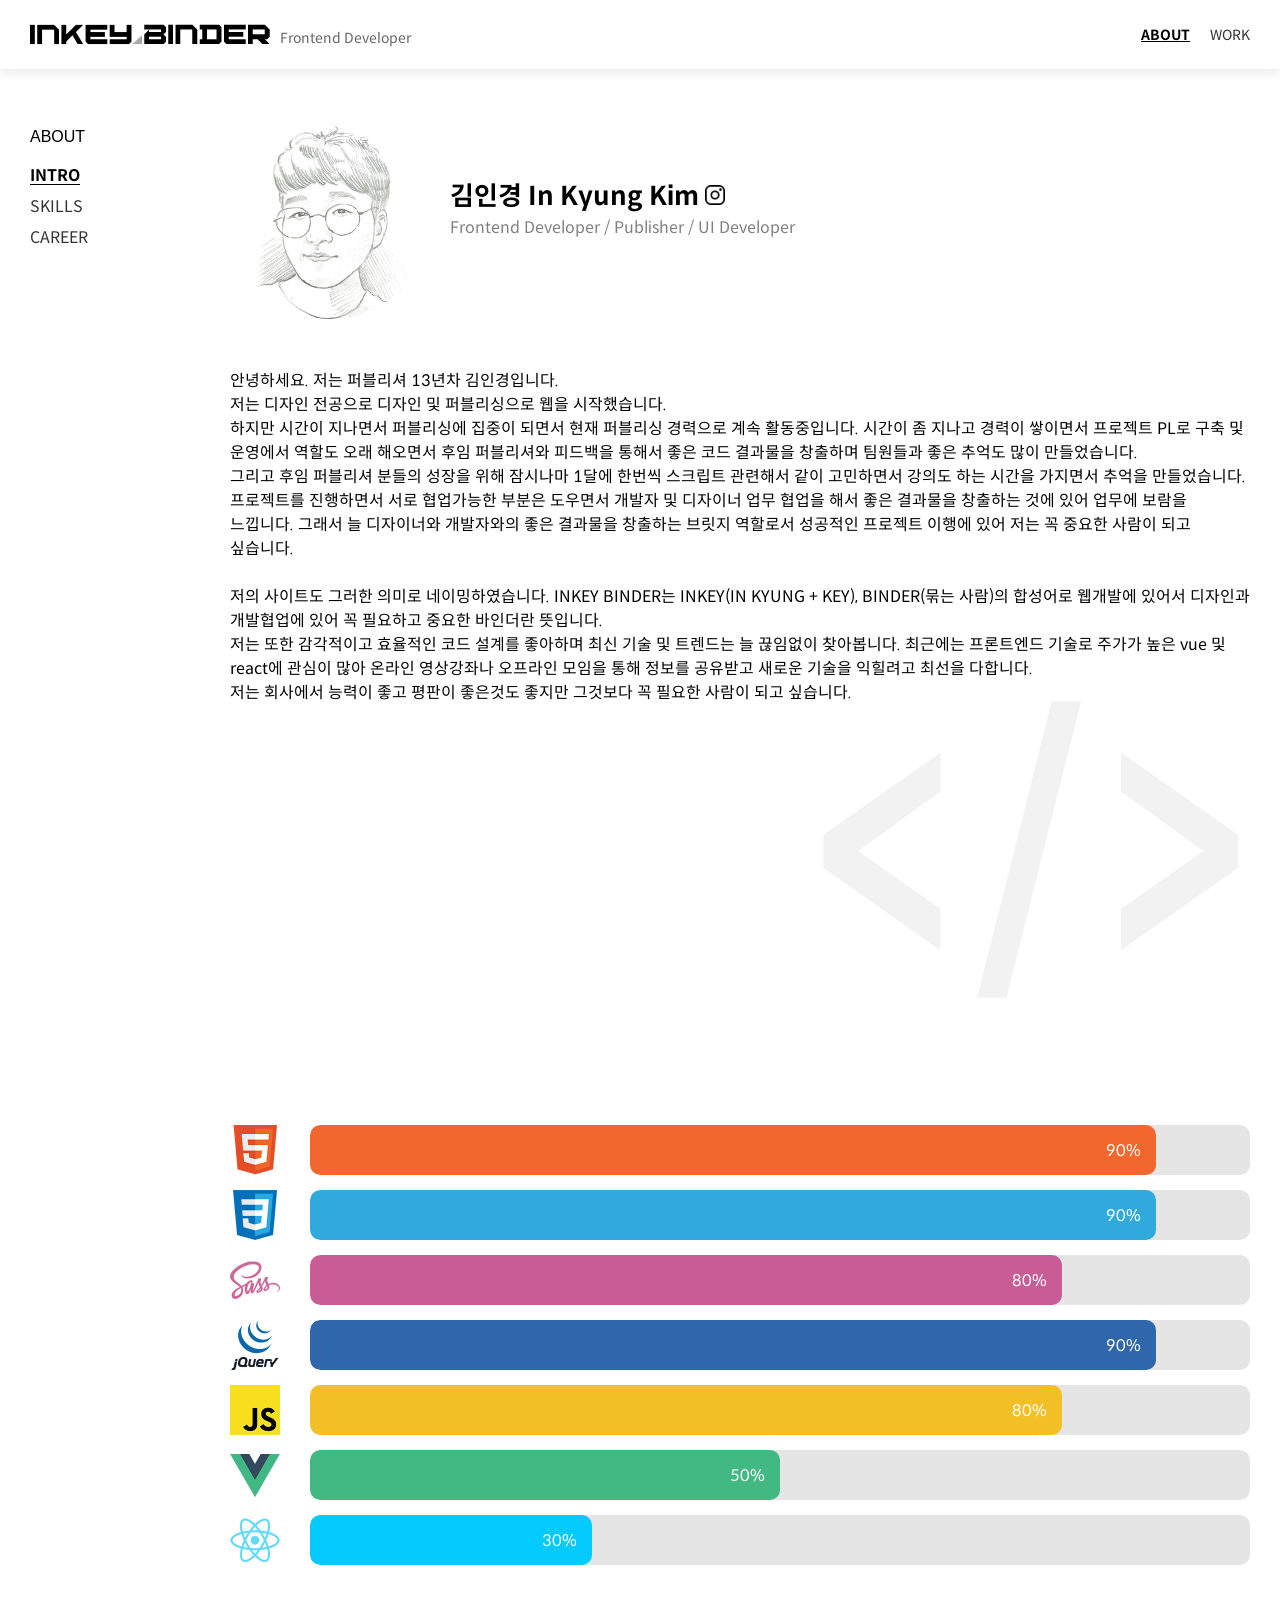
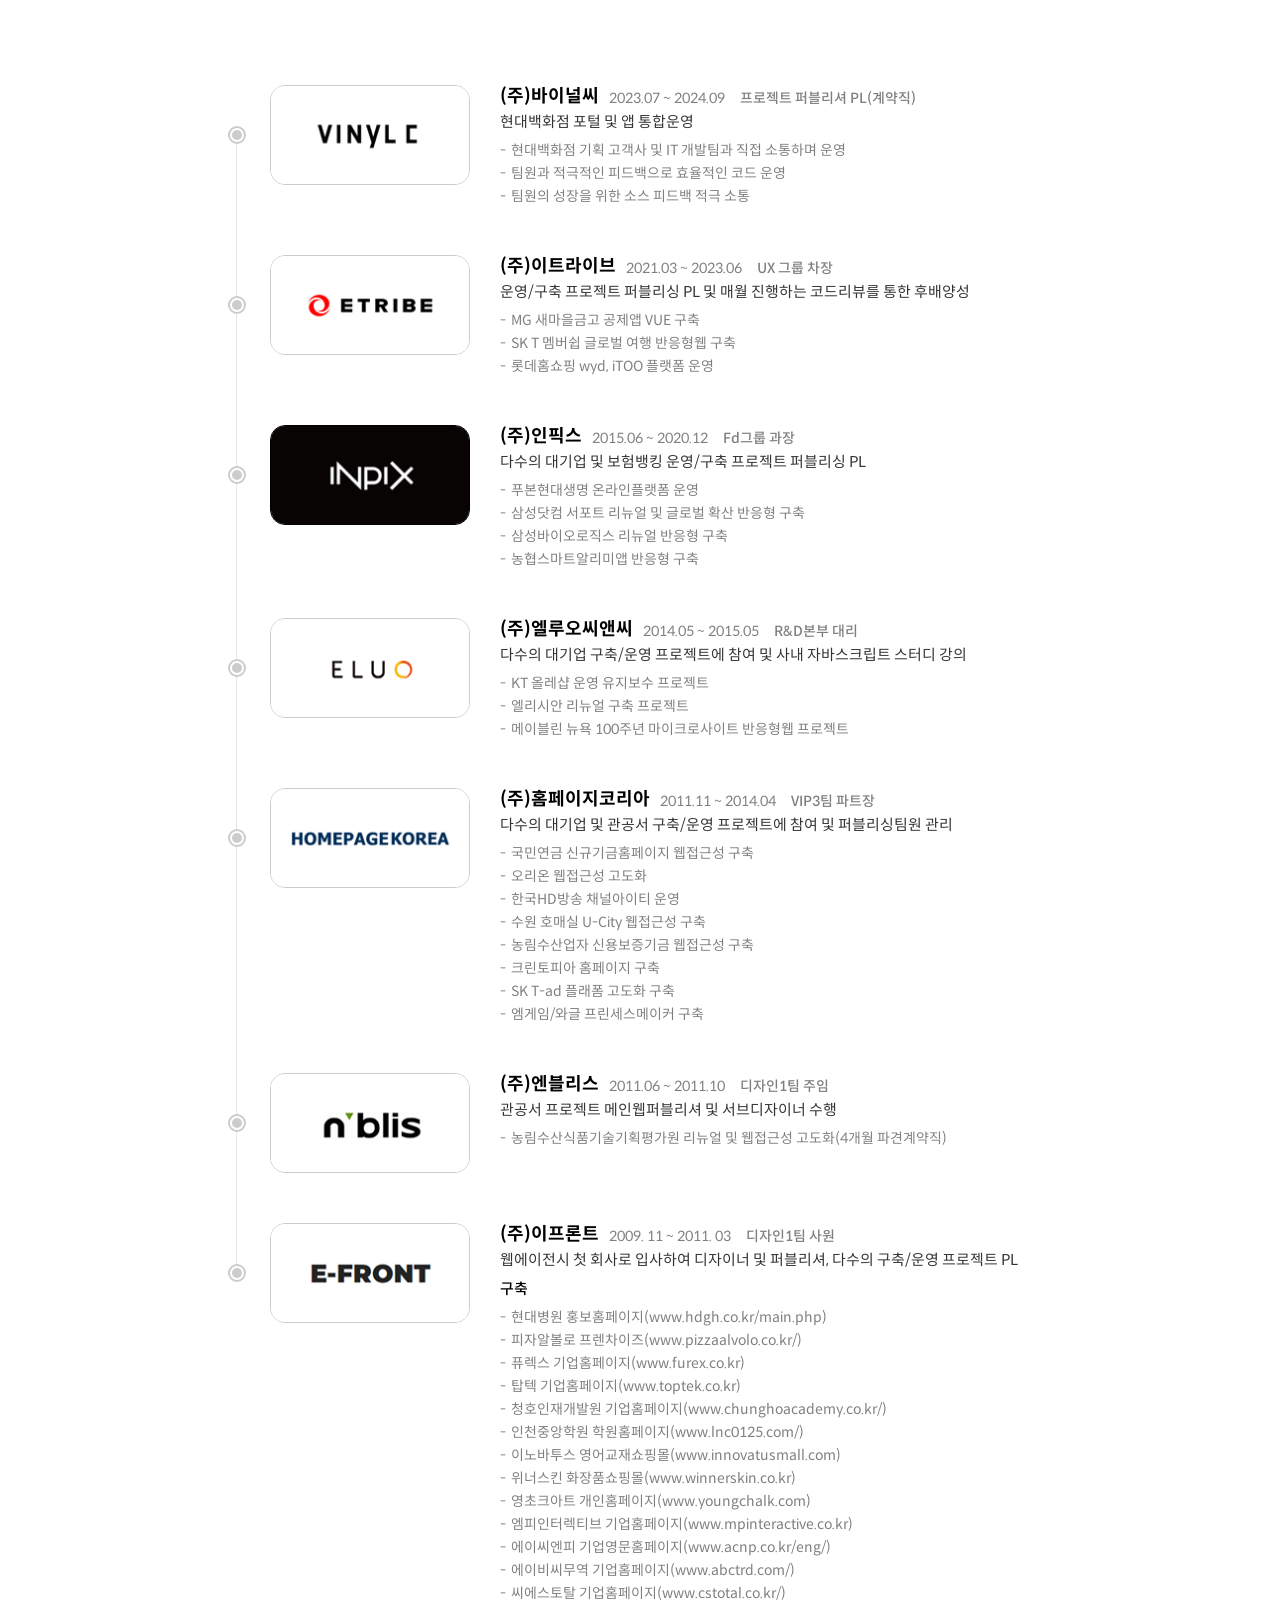
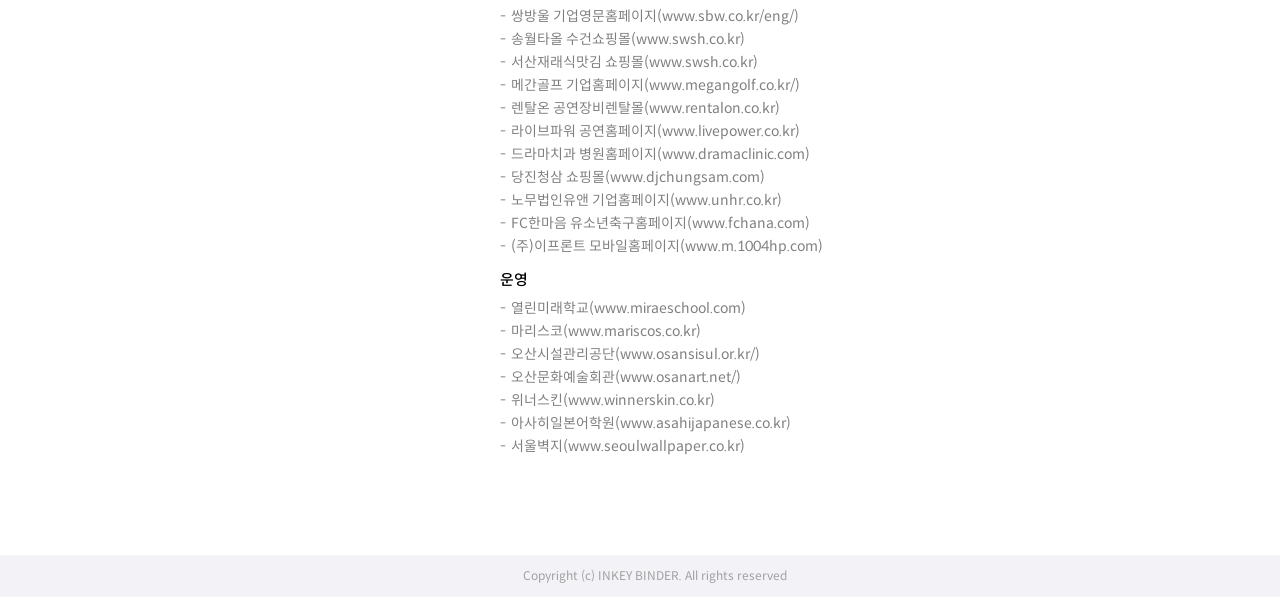
<file: index.html>
<!DOCTYPE html>
<html lang="en">
<head>
    <meta charset="UTF-8">
    <meta http-equiv="X-UA-Compatible" content="IE=edge">
    <meta name="viewport" content="width=1440" />
    <link href="./assets/css/style.css" rel="stylesheet">
    <title>INKEY BINDER</title>
</head>
<body>
    <div id="app" class="page-wrap">
        <header class="header-wrap">
            <div class="header-inner">
                <h1 class="toplogo"><a href="#" class="toplogo-link"><img src="./assets/images/toplogo2.png" alt="INKEY BINDER"><span class="toplogo-text">Frontend Developer</span></a></h1>
                <div class="header-main-cols">
                    <nav class="nav-wrap">
                        <ul class="nav-list">
                            <li><a href="index.html" class="nav-item active">ABOUT</a></li>
                            <li><a href="work.html" class="nav-item">WORK</a></li>
                            <!-- <li><a href="#" class="nav-item">STUDY</a></li> -->
                        </ul>
                    </nav>
                    <!-- <div class="util-item-wrap">
                        <ul class="util-item-list">
                            <li><span class="util-item"><img src="./assets/images/react_logo.svg" alt="v"></span></li>
                        </ul>
                    </div> -->
                </div>
            </div>
        </header>
        <section class="middle-wrap">
            <div class="middle-templete">
                <div class="middle-left-cols">
                    <div class="middle-left-item">
                        <h2 class="middle-left-title">ABOUT</h2>
                        <ul class="middle-menu-list">
                            <li><a href="#goItem01" class="middle-menu active">INTRO</a></li>
                            <li><a href="#goItem02" class="middle-menu">SKILLS</a></li>
                            <li><a href="#goItem03" class="middle-menu">CAREER</a></li>
                        </ul>
                    </div>
                </div>
                <div class="middle-right-cols">
                    <div class="middle-right-content">
                        <!-- Intro -->
                        <div class="middle-item profile-wrap" id="goItem01">
                            <div class="profile-main-row">
                                <div class="profile-item">
                                    <div class="profile-thum-cols"><img src="./assets/images/profile_pencil.jpg" alt=""></div>
                                    <div class="profile-spec-cols">
                                        <p class="profile-main-name">
                                            <span class="profile-main-kor">김인경</span>
                                            <span class="profile-main-eng">In Kyung Kim</span> 
                                            <a href="https://www.instagram.com/invites/contact/?i=3dakqjwlsfo0&utm_content=6kmmqbd" target="_blank" class="profile-icon icon-insta"></a>
                                        </p>
                                        <p class="profile-main-unit">Frontend Developer / Publisher / UI Developer</p>
                                        <ul class="profile-else-list">
                                            <!-- <a href="#" target="_blank" class="profile-icon icon-notion"></a> -->
                                        </ul>
                                    </div>
                                </div>
                            </div>
                            <div class="profile-detail-row">
                                안녕하세요. 저는 퍼블리셔 13년차 김인경입니다.<br>저는 디자인 전공으로 디자인 및 퍼블리싱으로 웹을 시작했습니다. <br>하지만 시간이 지나면서 퍼블리싱에 집중이 되면서 현재 퍼블리싱 경력으로 계속 활동중입니다. 
                                시간이 좀 지나고 경력이 쌓이면서 프로젝트 PL로 구축 및 운영에서 역할도 오래 해오면서 후임 퍼블리셔와 피드백을 통해서 좋은 코드 결과물을 창출하며 팀원들과 좋은 추억도 많이 만들었습니다.<br>
                                그리고 후임 퍼블리셔 분들의 성장을 위해 잠시나마 1달에 한번씩 스크립트 관련해서 같이 고민하면서 강의도 하는 시간을 가지면서 추억을 만들었습니다.
                                프로젝트를 진행하면서 서로 협업가능한 부분은 도우면서 개발자 및 디자이너 업무 협업을 해서 좋은 결과물을 창출하는 것에 있어 업무에 보람을 느낍니다.
                                그래서 늘 디자이너와 개발자와의 좋은 결과물을 창출하는 브릿지 역할로서 성공적인 프로젝트 이행에 있어 저는 꼭 중요한 사람이 되고 싶습니다.<br><br>저의 사이트도 그러한 의미로 네이밍하였습니다.
                                INKEY BINDER는 INKEY(IN KYUNG + KEY), BINDER(묶는 사람)의 합성어로 웹개발에 있어서 디자인과 개발협업에 있어 꼭 필요하고 중요한 바인더란 뜻입니다.<br>
                                저는 또한 감각적이고 효율적인 코드 설계를 좋아하며 최신 기술 및 트렌드는 늘 끊임없이 찾아봅니다. 최근에는 프론트엔드 기술로 주가가 높은 vue 및 react에 관심이 많아 온라인 영상강좌나 오프라인 모임을 통해 정보를 공유받고 새로운 기술을 익힐려고 최선을 다합니다.<br>
                                저는 회사에서 능력이 좋고 평판이 좋은것도 좋지만 그것보다 꼭 필요한 사람이 되고 싶습니다. 
                            </div>
                            <div class="design-obj-wrap">
                                <span class="design-obj">&lt;/&gt;</span>
                            </div>
                        </div>
                        <!-- //Intro -->
                        <!-- SKILLS -->
                        <div class="middle-item skills-wrap" id="goItem02">
                            <div class="skill-data-table">
                                <div class="skill-data-tr">
                                    <div class="skill-data-th">
                                        <div class="skill-label-group">
                                            <i class="skill-ico html-ico"></i>
                                            <!-- <span class="skill-data-label">HTML5</span> -->
                                        </div>
                                    </div>
                                    <div class="skill-data-td">
                                        <div class="data-chart-item html-item">
                                            <div class="data-chart-current" style="width:90%">
                                                <span class="data-chart-current-text">90%</span>
                                            </div>
                                        </div>
                                    </div>
                                </div>
                                <div class="skill-data-tr">
                                    <div class="skill-data-th">
                                        <div class="skill-label-group">
                                            <i class="skill-ico css-ico"></i>
                                            <!-- <span class="skill-data-label">CSS3</span> -->
                                        </div>
                                    </div>
                                    <div class="skill-data-td">
                                        <div class="data-chart-item css-item">
                                            <div class="data-chart-current" style="width:90%">
                                                <span class="data-chart-current-text">90%</span>
                                            </div>
                                        </div>
                                    </div>
                                </div>
                                <div class="skill-data-tr">
                                    <div class="skill-data-th">
                                        <div class="skill-label-group">
                                            <i class="skill-ico scss-ico"></i>
                                            <!-- <span class="skill-data-label">SCSS</span> -->
                                        </div>
                                    </div>
                                    <div class="skill-data-td">
                                        <div class="data-chart-item scss-item">
                                            <div class="data-chart-current" style="width:80%">
                                                <span class="data-chart-current-text">80%</span>
                                            </div>
                                        </div>
                                    </div>
                                </div>
                                <div class="skill-data-tr">
                                    <div class="skill-data-th">
                                        <div class="skill-label-group">
                                            <i class="skill-ico jquery-ico"></i>
                                            <!-- <span class="skill-data-label">JQUERY</span> -->
                                        </div>
                                    </div>
                                    <div class="skill-data-td">
                                        <div class="data-chart-item jquery-item">
                                            <div class="data-chart-current" style="width:90%;">
                                                <span class="data-chart-current-text">90%</span>
                                            </div>
                                        </div>
                                    </div>
                                </div>
                                <div class="skill-data-tr">
                                    <div class="skill-data-th">
                                        <div class="skill-label-group">
                                            <i class="skill-ico bs-ico"></i>
                                            <!-- <span class="skill-data-label">BANILLA SCRIPT</span> -->
                                        </div>
                                    </div>
                                    <div class="skill-data-td">
                                        <div class="data-chart-item js-item">
                                            <div class="data-chart-current" style="width:80%">
                                                <span class="data-chart-current-text">80%</span>
                                            </div>
                                        </div>
                                    </div>
                                </div>
                                <div class="skill-data-tr">
                                    <div class="skill-data-th">
                                        <div class="skill-label-group">
                                            <i class="skill-ico vue-ico"></i>
                                            <!-- <span class="skill-data-label">VUE</span> -->
                                        </div>
                                    </div>
                                    <div class="skill-data-td">
                                        <div class="data-chart-item vue-item">
                                            <div class="data-chart-current" style="width:50%">
                                                <span class="data-chart-current-text">50%</span>
                                            </div>
                                        </div>
                                    </div>
                                </div>
                                <div class="skill-data-tr">
                                    <div class="skill-data-th">
                                        <div class="skill-label-group">
                                            <i class="skill-ico react-ico"></i>
                                            <!-- <span class="skill-data-label">REACT</span> -->
                                        </div>
                                    </div>
                                    <div class="skill-data-td">
                                        <div class="data-chart-item react-item">
                                            <div class="data-chart-current" style="width:30%">
                                                <span class="data-chart-current-text">30%</span>
                                            </div>
                                        </div>
                                    </div>
                                </div>
                            </div>
                        </div>
                        <!-- // SKILLS -->
                        <!-- CAREER -->
                        <div class="middle-item career-wrap" id="goItem03">
                            <div class="timeline-list-wrap">
                                <ul class="timeline-list">
                                    <li>
                                        <div class="timeline-item">
                                            <div class="timeline-thum-row"><img src="./assets/images/career_vinylc.png" alt="vinylc"></div>
                                            <div class="timeline-spec-row">
                                                <div class="timeline-spec-title-group">
                                                    <p class="timeline-spec-title">(주)바이널씨</p>
                                                    <p class="timeline-spec-while">2023.07 ~ 2024.09</p>
                                                    <p class="timeline-spec-level">프로젝트 퍼블리셔 PL(계약직)</p>
                                                </div>
                                                <div class="timeline-tail-group">
                                                    <p class="timeline-spec-tail">현대백화점 포털 및 앱 통합운영</p>
                                                    <ul class="timeline-project-list">
                                                        <li>현대백화점 기획 고객사 및 IT 개발팀과 직접 소통하며 운영</li>
                                                        <li>팀원과 적극적인 피드백으로 효율적인 코드 운영</li>
                                                        <li>팀원의 성장을 위한 소스 피드백 적극 소통</li>
                                                    </ul>
                                                </div>
                                            </div>
                                        </div>
                                    </li>
                                    <li>
                                        <div class="timeline-item">
                                            <div class="timeline-thum-row"><img src="./assets/images/career_etribe.png" alt="etribe"></div>
                                            <div class="timeline-spec-row">
                                                <div class="timeline-spec-title-group">
                                                    <p class="timeline-spec-title">(주)이트라이브</p>
                                                    <p class="timeline-spec-while">2021.03 ~ 2023.06</p>
                                                    <p class="timeline-spec-level">UX 그룹 차장</p>
                                                </div>
                                                <div class="timeline-tail-group">
                                                    <p class="timeline-spec-tail">운영/구축 프로젝트 퍼블리싱 PL 및 매월 진행하는 코드리뷰를 통한 후배양성</p>
                                                    <ul class="timeline-project-list">
                                                        <li>MG 새마을금고 공제앱 VUE 구축</li>
                                                        <li>SK T 멤버쉽 글로벌 여행 반응형웹 구축</li>
                                                        <li>롯데홈쇼핑 wyd, iTOO 플랫폼 운영</li>
                                                    </ul>
                                                </div>
                                            </div>
                                        </div>
                                    </li>
                                    <li>
                                        <div class="timeline-item">
                                            <div class="timeline-thum-row type2"><img src="./assets/images/career_inpix.png" alt="inpix"></div>
                                            <div class="timeline-spec-row">
                                                <div class="timeline-spec-title-group">
                                                    <p class="timeline-spec-title">(주)인픽스</p>
                                                    <p class="timeline-spec-while">2015.06 ~ 2020.12</p>
                                                    <p class="timeline-spec-level">Fd그룹 과장</p>
                                                </div>
                                                <div class="timeline-tail-group">
                                                    <p class="timeline-spec-tail">다수의 대기업 및 보험뱅킹 운영/구축 프로젝트 퍼블리싱 PL</p>
                                                    <ul class="timeline-project-list">
                                                        <li>푸본현대생명 온라인플랫폼 운영</li>
                                                        <li>삼성닷컴 서포트 리뉴얼 및 글로벌 확산 반응형 구축</li>
                                                        <li>삼성바이오로직스 리뉴얼 반응형 구축</li>
                                                        <li>농협스마트알리미앱 반응형 구축</li>
                                                    </ul>
                                                </div>
                                            </div>
                                        </div>
                                    </li>
                                    <li>
                                        <div class="timeline-item">
                                            <div class="timeline-thum-row"><img src="./assets/images/career_eluo.png" alt="eluo"></div>
                                            <div class="timeline-spec-row">
                                                <div class="timeline-spec-title-group">
                                                    <p class="timeline-spec-title">(주)엘루오씨앤씨</p>
                                                    <p class="timeline-spec-while">2014.05 ~ 2015.05</p>
                                                    <p class="timeline-spec-level">R&D본부 대리</p>
                                                </div>
                                                <div class="timeline-tail-group">
                                                    <p class="timeline-spec-tail">다수의 대기업 구축/운영 프로젝트에 참여 및 사내 자바스크립트 스터디 강의</p>
                                                    <ul class="timeline-project-list">
                                                        <li>KT 올레샵 운영 유지보수 프로젝트</li>
                                                        <li>엘리시안 리뉴얼 구축 프로젝트</li>
                                                        <li>메이블린 뉴욕 100주년 마이크로사이트 반응형웹 프로젝트</li>
                                                    </ul>
                                                </div>
                                            </div>
                                        </div>
                                    </li>
                                    <li>
                                        <div class="timeline-item">
                                            <div class="timeline-thum-row"><img src="./assets/images/career_hk.png" alt="homepagekorea"></div>
                                            <div class="timeline-spec-row">
                                                <div class="timeline-spec-title-group">
                                                    <p class="timeline-spec-title">(주)홈페이지코리아</p>
                                                    <p class="timeline-spec-while">2011.11 ~ 2014.04</p>
                                                    <p class="timeline-spec-level">VIP3팀 파트장</p>
                                                </div>
                                                <div class="timeline-tail-group">
                                                    <p class="timeline-spec-tail">다수의 대기업 및 관공서 구축/운영 프로젝트에 참여 및 퍼블리싱팀원 관리</p>
                                                    <ul class="timeline-project-list">
                                                        <li>국민연금 신규기금홈페이지 웹접근성 구축</li>
                                                        <li>오리온 웹접근성 고도화</li>
                                                        <li>한국HD방송 채널아이티 운영</li>
                                                        <li>수원 호매실 U-City 웹접근성 구축</li>
                                                        <li>농림수산업자 신용보증기금 웹접근성 구축</li>
                                                        <li>크린토피아 홈페이지 구축</li>
                                                        <li>SK T-ad 플래폼 고도화 구축</li>
                                                        <li>엠게임/와글 프린세스메이커 구축</li>
                                                    </ul>
                                                </div>
                                            </div>
                                        </div>
                                    </li>
                                    <li>
                                        <div class="timeline-item">
                                            <div class="timeline-thum-row"><img src="./assets/images/career_nblis.png" alt="nblis"></div>
                                            <div class="timeline-spec-row">
                                                <div class="timeline-spec-title-group">
                                                    <p class="timeline-spec-title">(주)엔블리스</p>
                                                    <p class="timeline-spec-while">2011.06 ~ 2011.10</p>
                                                    <p class="timeline-spec-level">디자인1팀 주임</p>
                                                </div>
                                                <div class="timeline-tail-group">
                                                    <p class="timeline-spec-tail">관공서 프로젝트 메인웹퍼블리셔 및 서브디자이너 수행</p>
                                                    <ul class="timeline-project-list">
                                                        <li>농림수산식품기술기획평가원 리뉴얼 및 웹접근성 고도화(4개월 파견계약직)</li>
                                                    </ul>
                                                </div>
                                            </div>
                                        </div>
                                    </li>
                                    <li>
                                        <div class="timeline-item">
                                            <div class="timeline-thum-row"><img src="./assets/images/career_efront.png" alt="efront"></div>
                                            <div class="timeline-spec-row">
                                                <div class="timeline-spec-title-group">
                                                    <p class="timeline-spec-title">(주)이프론트</p>
                                                    <p class="timeline-spec-while">2009. 11 ~ 2011. 03</p>
                                                    <p class="timeline-spec-level">디자인1팀 사원</p>
                                                </div>
                                                <div class="timeline-tail-group">
                                                    <p class="timeline-spec-tail">웹에이전시 첫 회사로 입사하여 디자이너 및 퍼블리셔, 다수의 구축/운영 프로젝트 PL</p>
                                                    <div class="timeline-project-item-group">
                                                        <div class="timeline-project-item">
                                                            <p class="timeline-project-title">구축</p>
                                                            <ul class="timeline-project-list">
                                                                <li>현대병원 홍보홈페이지(www.hdgh.co.kr/main.php)</li>
                                                                <li>피자알볼로 프렌차이즈(www.pizzaalvolo.co.kr/)</li>
                                                                <li>퓨렉스 기업홈페이지(www.furex.co.kr)</li>
                                                                <li>탑텍 기업홈페이지(www.toptek.co.kr)</li>
                                                                <li>청호인재개발원 기업홈페이지(www.chunghoacademy.co.kr/)</li>
                                                                <li>인천중앙학원 학원홈페이지(www.lnc0125.com/)</li>
                                                                <li>이노바투스 영어교재쇼핑몰(www.innovatusmall.com)</li>
                                                                <li>위너스킨 화장품쇼핑몰(www.winnerskin.co.kr)</li>
                                                                <li>영초크아트 개인홈페이지(www.youngchalk.com)</li>
                                                                <li>엠피인터렉티브 기업홈페이지(www.mpinteractive.co.kr)</li>
                                                                <li>에이씨엔피 기업영문홈페이지(www.acnp.co.kr/eng/)</li>
                                                                <li>에이비씨무역 기업홈페이지(www.abctrd.com/)</li>
                                                                <li>씨에스토탈 기업홈페이지(www.cstotal.co.kr/)</li>
                                                                <li>쌍방울 기업영문홈페이지(www.sbw.co.kr/eng/)</li>
                                                                <li>송월타올 수건쇼핑몰(www.swsh.co.kr)</li>
                                                                <li>서산재래식맛김 쇼핑몰(www.swsh.co.kr)</li>
                                                                <li>메간골프 기업홈페이지(www.megangolf.co.kr/)</li>
                                                                <li>렌탈온 공연장비렌탈몰(www.rentalon.co.kr)</li>
                                                                <li>라이브파워 공연홈페이지(www.livepower.co.kr)</li>
                                                                <li>드라마치과 병원홈페이지(www.dramaclinic.com)</li>
                                                                <li>당진청삼 쇼핑몰(www.djchungsam.com)</li>
                                                                <li>노무법인유앤 기업홈페이지(www.unhr.co.kr)</li>
                                                                <li>FC한마음 유소년축구홈페이지(www.fchana.com)</li>
                                                                <li>(주)이프론트 모바일홈페이지(www.m.1004hp.com)</li>
                                                            </ul>
                                                        </div>
                                                        <div class="timeline-project-item">
                                                            <p class="timeline-project-title">운영</p>
                                                            <ul class="timeline-project-list">
                                                                <li>열린미래학교(www.miraeschool.com)</li>
                                                                <li>마리스코(www.mariscos.co.kr)</li>
                                                                <li>오산시설관리공단(www.osansisul.or.kr/)</li>
                                                                <li>오산문화예술회관(www.osanart.net/)</li>
                                                                <li>위너스킨(www.winnerskin.co.kr)</li>
                                                                <li>아사히일본어학원(www.asahijapanese.co.kr)</li>
                                                                <li>서울벽지(www.seoulwallpaper.co.kr)</li>
                                                            </ul>
                                                        </div>
                                                    </div>
                                                </div>
                                            </div>
                                        </div>
                                    </li>
                                </ul>
                            </div>
                        </div>
                        <!-- // CAREER -->
                    </div>
                </div>
            </div>
            <script>
                function leftMenu(){
                    const middleMenu = document.querySelectorAll(".middle-menu");
                    const headerWrap = document.querySelector(".header-wrap");
                    let headerWrapHeight = !!headerWrap ? headerWrap.getBoundingClientRect().height : 0;
                    let middleMenuActive = Array.from(middleMenu).filter(item => item.classList.contains("active"))[0];
                    if(!!middleMenu){
                        middleMenu.forEach((item) => {
                            item.addEventListener("click",(e)=>{
                                e.preventDefault();
                                const thisTarget = e.currentTarget;
                                const thisPosTarget = document.querySelector(thisTarget.getAttribute("href"));
                                const thisPosTargetPos = thisPosTarget.getBoundingClientRect().top+window.scrollY;
                                headerWrapHeight = !!headerWrap ? headerWrap.getBoundingClientRect().height : 0;
                                window.scrollTo({
                                    left : 0,
                                    top : (thisPosTargetPos - headerWrapHeight) - 50,
                                    behavior: 'smooth',
                                });
                                if(!!middleMenuActive && thisTarget !== middleMenuActive){
                                    middleMenuActive.classList.remove("active");
                                }
                                thisTarget.classList.toggle("active");
                                middleMenuActive = thisTarget;
                            });
                        })
                    }
                }
                leftMenu();
            </script>
        </section>
        <footer class="footer-wrap">
            <div class="footer-inner">
                <p class="footer-copy">Copyright (c) INKEY BINDER. All rights reserved</p>
            </div>
        </footer>
    </div>
</body>
</html>
</file>
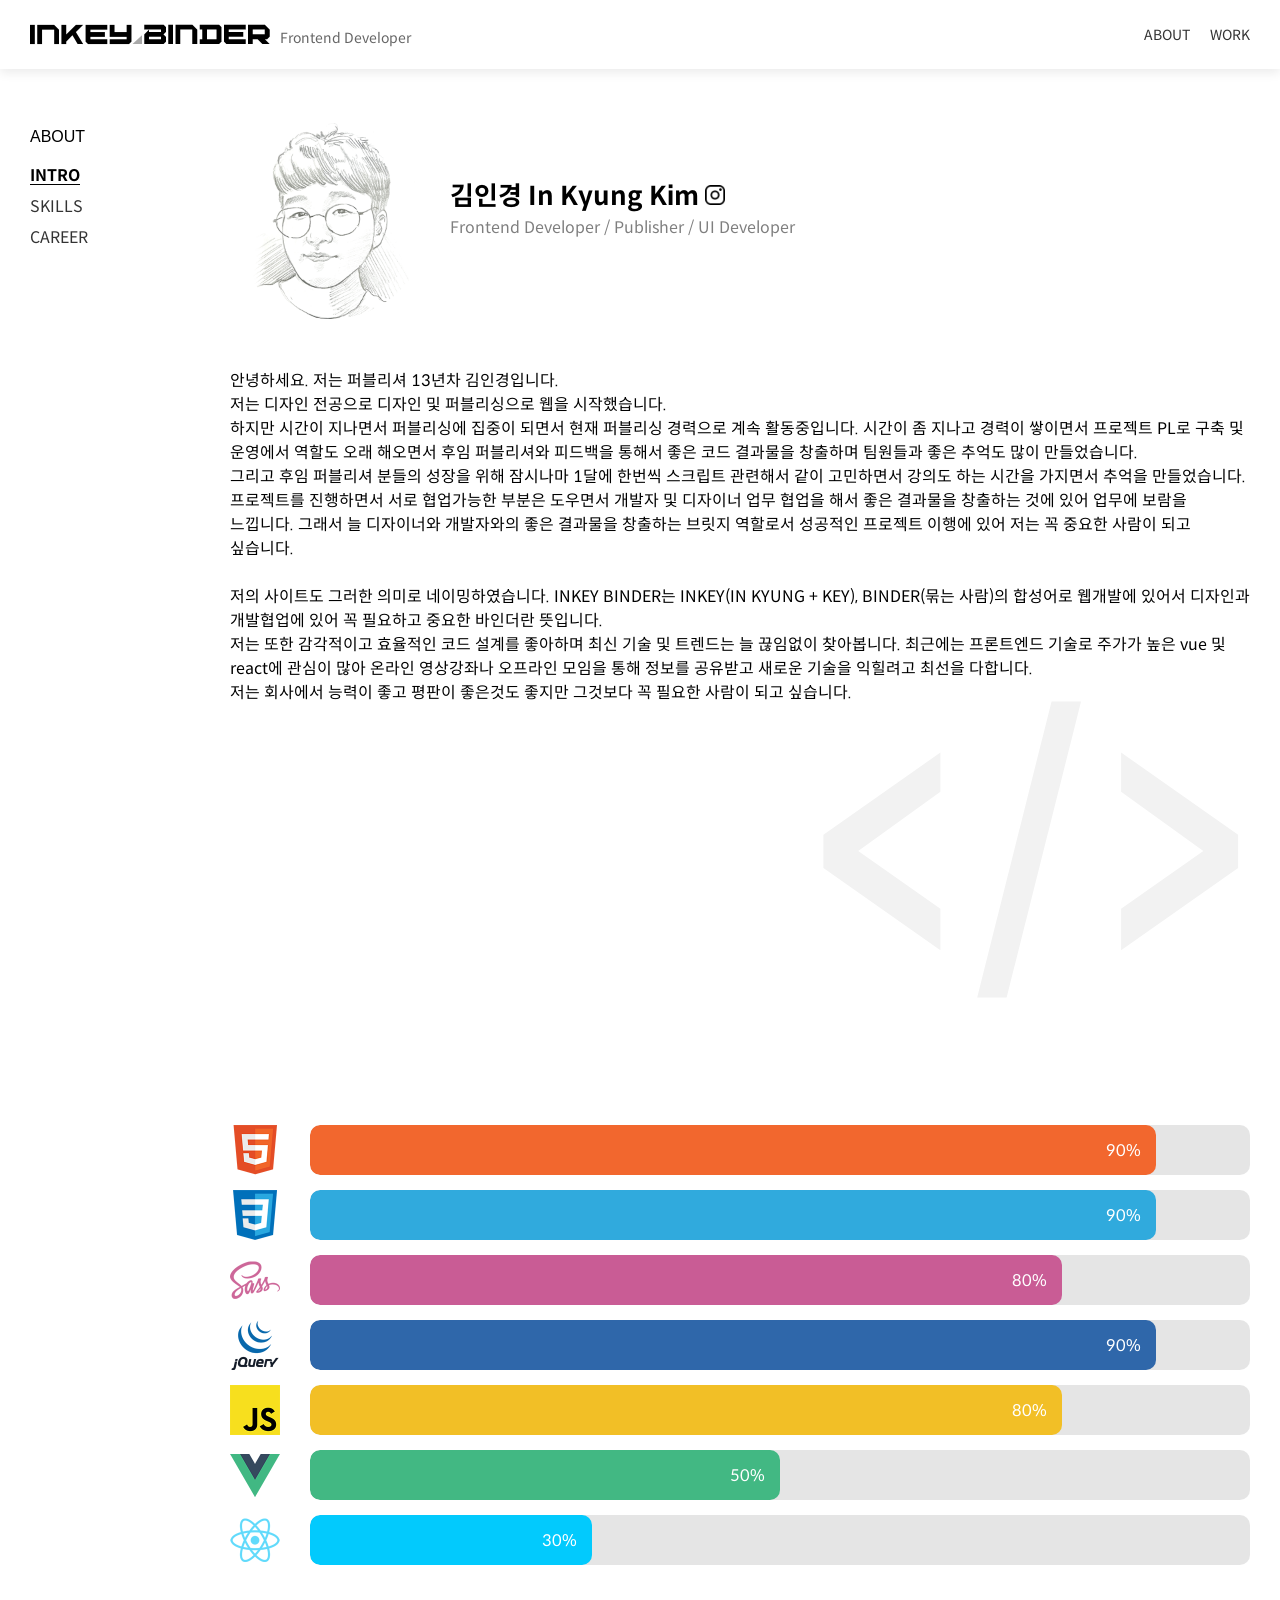
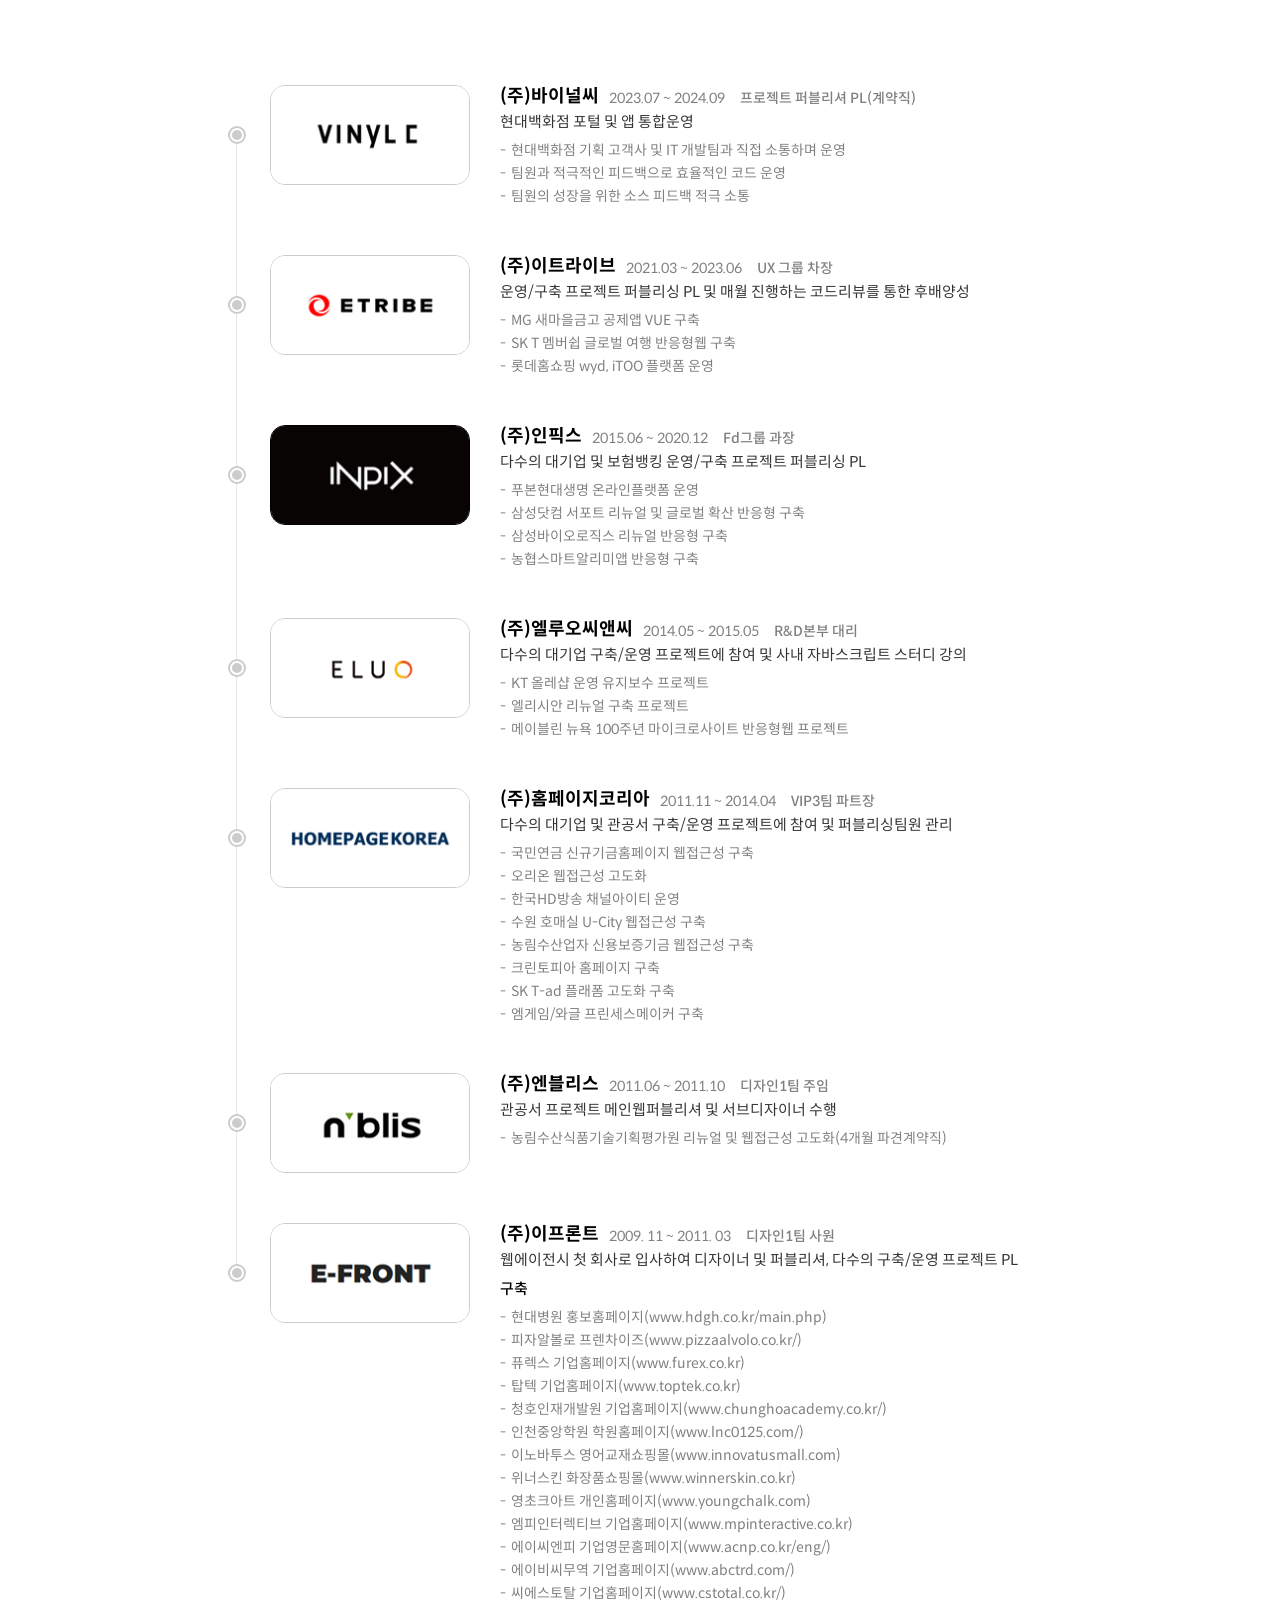
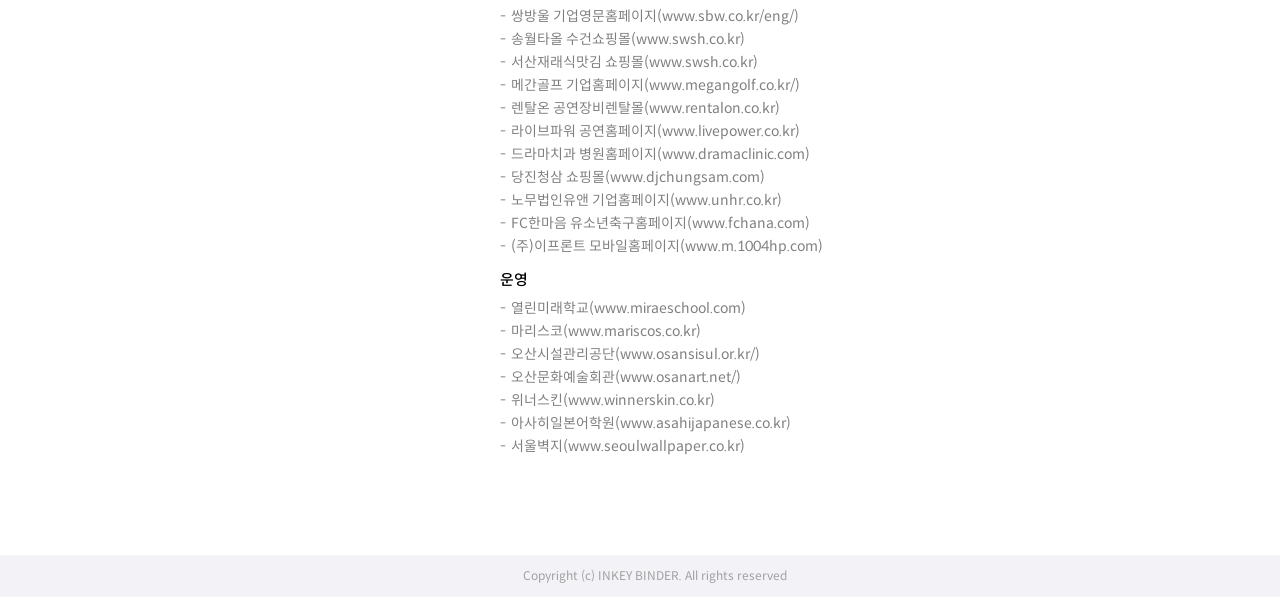
<file: about.html>
<!DOCTYPE html>
<html lang="en">
<head>
    <meta charset="UTF-8">
    <meta http-equiv="X-UA-Compatible" content="IE=edge">
    <meta name="viewport" content="width=device-width, initial-scale=1.0">
    <link href="./assets/css/style.css" rel="stylesheet">
    <title>INKEY BINDER</title>
</head>
<body>
    <div id="app">
        <header class="header-wrap">
            <div class="header-inner">
                <h1 class="toplogo"><a href="#" class="toplogo-link"><img src="./assets/images/toplogo2.png" alt="INKEY BINDER"><span class="toplogo-text">Frontend Developer</span></a></h1>
                <div class="header-main-cols">
                    <nav class="nav-wrap">
                        <ul class="nav-list">
                            <li><a href="#" class="nav-item">ABOUT</a></li>
                            <li><a href="#" class="nav-item">WORK</a></li>
                            <!-- <li><a href="#" class="nav-item">STUDY</a></li> -->
                        </ul>
                    </nav>
                    <!-- <div class="util-item-wrap">
                        <ul class="util-item-list">
                            <li><span class="util-item"><img src="./assets/images/react_logo.svg" alt="v"></span></li>
                        </ul>
                    </div> -->
                </div>
            </div>
        </header>
        <section class="middle-wrap">
            <div class="middle-templete">
                <div class="middle-left-cols">
                    <div class="middle-left-item">
                        <h2 class="middle-left-title">ABOUT</h2>
                        <ul class="middle-menu-list">
                            <li><a href="#goItem01" class="middle-menu active">INTRO</a></li>
                            <li><a href="#goItem02" class="middle-menu">SKILLS</a></li>
                            <li><a href="#goItem03" class="middle-menu">CAREER</a></li>
                        </ul>
                    </div>
                </div>
                <div class="middle-right-cols">
                    <div class="middle-right-content">
                        <!-- Intro -->
                        <div class="middle-item profile-wrap" id="goItem01">
                            <div class="profile-main-row">
                                <div class="profile-item">
                                    <div class="profile-thum-cols"><img src="./assets/images/profile_pencil.jpg" alt=""></div>
                                    <div class="profile-spec-cols">
                                        <p class="profile-main-name">
                                            <span class="profile-main-kor">김인경</span>
                                            <span class="profile-main-eng">In Kyung Kim</span> 
                                            <a href="https://www.instagram.com/invites/contact/?i=3dakqjwlsfo0&utm_content=6kmmqbd" target="_blank" class="profile-icon icon-insta"></a>
                                        </p>
                                        <p class="profile-main-unit">Frontend Developer / Publisher / UI Developer</p>
                                        <ul class="profile-else-list">
                                            <!-- <a href="#" target="_blank" class="profile-icon icon-notion"></a> -->
                                        </ul>
                                    </div>
                                </div>
                            </div>
                            <div class="profile-detail-row">
                                안녕하세요. 저는 퍼블리셔 13년차 김인경입니다.<br>저는 디자인 전공으로 디자인 및 퍼블리싱으로 웹을 시작했습니다. <br>하지만 시간이 지나면서 퍼블리싱에 집중이 되면서 현재 퍼블리싱 경력으로 계속 활동중입니다. 
                                시간이 좀 지나고 경력이 쌓이면서 프로젝트 PL로 구축 및 운영에서 역할도 오래 해오면서 후임 퍼블리셔와 피드백을 통해서 좋은 코드 결과물을 창출하며 팀원들과 좋은 추억도 많이 만들었습니다.<br>
                                그리고 후임 퍼블리셔 분들의 성장을 위해 잠시나마 1달에 한번씩 스크립트 관련해서 같이 고민하면서 강의도 하는 시간을 가지면서 추억을 만들었습니다.
                                프로젝트를 진행하면서 서로 협업가능한 부분은 도우면서 개발자 및 디자이너 업무 협업을 해서 좋은 결과물을 창출하는 것에 있어 업무에 보람을 느낍니다.
                                그래서 늘 디자이너와 개발자와의 좋은 결과물을 창출하는 브릿지 역할로서 성공적인 프로젝트 이행에 있어 저는 꼭 중요한 사람이 되고 싶습니다.<br><br>저의 사이트도 그러한 의미로 네이밍하였습니다.
                                INKEY BINDER는 INKEY(IN KYUNG + KEY), BINDER(묶는 사람)의 합성어로 웹개발에 있어서 디자인과 개발협업에 있어 꼭 필요하고 중요한 바인더란 뜻입니다.<br>
                                저는 또한 감각적이고 효율적인 코드 설계를 좋아하며 최신 기술 및 트렌드는 늘 끊임없이 찾아봅니다. 최근에는 프론트엔드 기술로 주가가 높은 vue 및 react에 관심이 많아 온라인 영상강좌나 오프라인 모임을 통해 정보를 공유받고 새로운 기술을 익힐려고 최선을 다합니다.<br>
                                저는 회사에서 능력이 좋고 평판이 좋은것도 좋지만 그것보다 꼭 필요한 사람이 되고 싶습니다. 
                            </div>
                            <div class="design-obj-wrap">
                                <span class="design-obj">&lt;/&gt;</span>
                            </div>
                        </div>
                        <!-- //Intro -->
                        <!-- SKILLS -->
                        <div class="middle-item skills-wrap" id="goItem02">
                            <div class="skill-data-table">
                                <div class="skill-data-tr">
                                    <div class="skill-data-th">
                                        <div class="skill-label-group">
                                            <i class="skill-ico html-ico"></i>
                                            <!-- <span class="skill-data-label">HTML5</span> -->
                                        </div>
                                    </div>
                                    <div class="skill-data-td">
                                        <div class="data-chart-item html-item">
                                            <div class="data-chart-current" style="width:90%">
                                                <span class="data-chart-current-text">90%</span>
                                            </div>
                                        </div>
                                    </div>
                                </div>
                                <div class="skill-data-tr">
                                    <div class="skill-data-th">
                                        <div class="skill-label-group">
                                            <i class="skill-ico css-ico"></i>
                                            <!-- <span class="skill-data-label">CSS3</span> -->
                                        </div>
                                    </div>
                                    <div class="skill-data-td">
                                        <div class="data-chart-item css-item">
                                            <div class="data-chart-current" style="width:90%">
                                                <span class="data-chart-current-text">90%</span>
                                            </div>
                                        </div>
                                    </div>
                                </div>
                                <div class="skill-data-tr">
                                    <div class="skill-data-th">
                                        <div class="skill-label-group">
                                            <i class="skill-ico scss-ico"></i>
                                            <!-- <span class="skill-data-label">SCSS</span> -->
                                        </div>
                                    </div>
                                    <div class="skill-data-td">
                                        <div class="data-chart-item scss-item">
                                            <div class="data-chart-current" style="width:80%">
                                                <span class="data-chart-current-text">80%</span>
                                            </div>
                                        </div>
                                    </div>
                                </div>
                                <div class="skill-data-tr">
                                    <div class="skill-data-th">
                                        <div class="skill-label-group">
                                            <i class="skill-ico jquery-ico"></i>
                                            <!-- <span class="skill-data-label">JQUERY</span> -->
                                        </div>
                                    </div>
                                    <div class="skill-data-td">
                                        <div class="data-chart-item jquery-item">
                                            <div class="data-chart-current" style="width:90%;">
                                                <span class="data-chart-current-text">90%</span>
                                            </div>
                                        </div>
                                    </div>
                                </div>
                                <div class="skill-data-tr">
                                    <div class="skill-data-th">
                                        <div class="skill-label-group">
                                            <i class="skill-ico bs-ico"></i>
                                            <!-- <span class="skill-data-label">BANILLA SCRIPT</span> -->
                                        </div>
                                    </div>
                                    <div class="skill-data-td">
                                        <div class="data-chart-item js-item">
                                            <div class="data-chart-current" style="width:80%">
                                                <span class="data-chart-current-text">80%</span>
                                            </div>
                                        </div>
                                    </div>
                                </div>
                                <div class="skill-data-tr">
                                    <div class="skill-data-th">
                                        <div class="skill-label-group">
                                            <i class="skill-ico vue-ico"></i>
                                            <!-- <span class="skill-data-label">VUE</span> -->
                                        </div>
                                    </div>
                                    <div class="skill-data-td">
                                        <div class="data-chart-item vue-item">
                                            <div class="data-chart-current" style="width:50%">
                                                <span class="data-chart-current-text">50%</span>
                                            </div>
                                        </div>
                                    </div>
                                </div>
                                <div class="skill-data-tr">
                                    <div class="skill-data-th">
                                        <div class="skill-label-group">
                                            <i class="skill-ico react-ico"></i>
                                            <!-- <span class="skill-data-label">REACT</span> -->
                                        </div>
                                    </div>
                                    <div class="skill-data-td">
                                        <div class="data-chart-item react-item">
                                            <div class="data-chart-current" style="width:30%">
                                                <span class="data-chart-current-text">30%</span>
                                            </div>
                                        </div>
                                    </div>
                                </div>
                            </div>
                        </div>
                        <!-- // SKILLS -->
                        <!-- CAREER -->
                        <div class="middle-item career-wrap" id="goItem03">
                            <div class="timeline-list-wrap">
                                <ul class="timeline-list">
                                    <li>
                                        <div class="timeline-item">
                                            <div class="timeline-thum-row"><img src="./assets/images/career_vinylc.png" alt="vinylc"></div>
                                            <div class="timeline-spec-row">
                                                <div class="timeline-spec-title-group">
                                                    <p class="timeline-spec-title">(주)바이널씨</p>
                                                    <p class="timeline-spec-while">2023.07 ~ 2024.09</p>
                                                    <p class="timeline-spec-level">프로젝트 퍼블리셔 PL(계약직)</p>
                                                </div>
                                                <div class="timeline-tail-group">
                                                    <p class="timeline-spec-tail">현대백화점 포털 및 앱 통합운영</p>
                                                    <ul class="timeline-project-list">
                                                        <li>현대백화점 기획 고객사 및 IT 개발팀과 직접 소통하며 운영</li>
                                                        <li>팀원과 적극적인 피드백으로 효율적인 코드 운영</li>
                                                        <li>팀원의 성장을 위한 소스 피드백 적극 소통</li>
                                                    </ul>
                                                </div>
                                            </div>
                                        </div>
                                    </li>
                                    <li>
                                        <div class="timeline-item">
                                            <div class="timeline-thum-row"><img src="./assets/images/career_etribe.png" alt="etribe"></div>
                                            <div class="timeline-spec-row">
                                                <div class="timeline-spec-title-group">
                                                    <p class="timeline-spec-title">(주)이트라이브</p>
                                                    <p class="timeline-spec-while">2021.03 ~ 2023.06</p>
                                                    <p class="timeline-spec-level">UX 그룹 차장</p>
                                                </div>
                                                <div class="timeline-tail-group">
                                                    <p class="timeline-spec-tail">운영/구축 프로젝트 퍼블리싱 PL 및 매월 진행하는 코드리뷰를 통한 후배양성</p>
                                                    <ul class="timeline-project-list">
                                                        <li>MG 새마을금고 공제앱 VUE 구축</li>
                                                        <li>SK T 멤버쉽 글로벌 여행 반응형웹 구축</li>
                                                        <li>롯데홈쇼핑 wyd, iTOO 플랫폼 운영</li>
                                                    </ul>
                                                </div>
                                            </div>
                                        </div>
                                    </li>
                                    <li>
                                        <div class="timeline-item">
                                            <div class="timeline-thum-row type2"><img src="./assets/images/career_inpix.png" alt="inpix"></div>
                                            <div class="timeline-spec-row">
                                                <div class="timeline-spec-title-group">
                                                    <p class="timeline-spec-title">(주)인픽스</p>
                                                    <p class="timeline-spec-while">2015.06 ~ 2020.12</p>
                                                    <p class="timeline-spec-level">Fd그룹 과장</p>
                                                </div>
                                                <div class="timeline-tail-group">
                                                    <p class="timeline-spec-tail">다수의 대기업 및 보험뱅킹 운영/구축 프로젝트 퍼블리싱 PL</p>
                                                    <ul class="timeline-project-list">
                                                        <li>푸본현대생명 온라인플랫폼 운영</li>
                                                        <li>삼성닷컴 서포트 리뉴얼 및 글로벌 확산 반응형 구축</li>
                                                        <li>삼성바이오로직스 리뉴얼 반응형 구축</li>
                                                        <li>농협스마트알리미앱 반응형 구축</li>
                                                    </ul>
                                                </div>
                                            </div>
                                        </div>
                                    </li>
                                    <li>
                                        <div class="timeline-item">
                                            <div class="timeline-thum-row"><img src="./assets/images/career_eluo.png" alt="eluo"></div>
                                            <div class="timeline-spec-row">
                                                <div class="timeline-spec-title-group">
                                                    <p class="timeline-spec-title">(주)엘루오씨앤씨</p>
                                                    <p class="timeline-spec-while">2014.05 ~ 2015.05</p>
                                                    <p class="timeline-spec-level">R&D본부 대리</p>
                                                </div>
                                                <div class="timeline-tail-group">
                                                    <p class="timeline-spec-tail">다수의 대기업 구축/운영 프로젝트에 참여 및 사내 자바스크립트 스터디 강의</p>
                                                    <ul class="timeline-project-list">
                                                        <li>KT 올레샵 운영 유지보수 프로젝트</li>
                                                        <li>엘리시안 리뉴얼 구축 프로젝트</li>
                                                        <li>메이블린 뉴욕 100주년 마이크로사이트 반응형웹 프로젝트</li>
                                                    </ul>
                                                </div>
                                            </div>
                                        </div>
                                    </li>
                                    <li>
                                        <div class="timeline-item">
                                            <div class="timeline-thum-row"><img src="./assets/images/career_hk.png" alt="homepagekorea"></div>
                                            <div class="timeline-spec-row">
                                                <div class="timeline-spec-title-group">
                                                    <p class="timeline-spec-title">(주)홈페이지코리아</p>
                                                    <p class="timeline-spec-while">2011.11 ~ 2014.04</p>
                                                    <p class="timeline-spec-level">VIP3팀 파트장</p>
                                                </div>
                                                <div class="timeline-tail-group">
                                                    <p class="timeline-spec-tail">다수의 대기업 및 관공서 구축/운영 프로젝트에 참여 및 퍼블리싱팀원 관리</p>
                                                    <ul class="timeline-project-list">
                                                        <li>국민연금 신규기금홈페이지 웹접근성 구축</li>
                                                        <li>오리온 웹접근성 고도화</li>
                                                        <li>한국HD방송 채널아이티 운영</li>
                                                        <li>수원 호매실 U-City 웹접근성 구축</li>
                                                        <li>농림수산업자 신용보증기금 웹접근성 구축</li>
                                                        <li>크린토피아 홈페이지 구축</li>
                                                        <li>SK T-ad 플래폼 고도화 구축</li>
                                                        <li>엠게임/와글 프린세스메이커 구축</li>
                                                    </ul>
                                                </div>
                                            </div>
                                        </div>
                                    </li>
                                    <li>
                                        <div class="timeline-item">
                                            <div class="timeline-thum-row"><img src="./assets/images/career_nblis.png" alt="nblis"></div>
                                            <div class="timeline-spec-row">
                                                <div class="timeline-spec-title-group">
                                                    <p class="timeline-spec-title">(주)엔블리스</p>
                                                    <p class="timeline-spec-while">2011.06 ~ 2011.10</p>
                                                    <p class="timeline-spec-level">디자인1팀 주임</p>
                                                </div>
                                                <div class="timeline-tail-group">
                                                    <p class="timeline-spec-tail">관공서 프로젝트 메인웹퍼블리셔 및 서브디자이너 수행</p>
                                                    <ul class="timeline-project-list">
                                                        <li>농림수산식품기술기획평가원 리뉴얼 및 웹접근성 고도화(4개월 파견계약직)</li>
                                                    </ul>
                                                </div>
                                            </div>
                                        </div>
                                    </li>
                                    <li>
                                        <div class="timeline-item">
                                            <div class="timeline-thum-row"><img src="./assets/images/career_efront.png" alt="efront"></div>
                                            <div class="timeline-spec-row">
                                                <div class="timeline-spec-title-group">
                                                    <p class="timeline-spec-title">(주)이프론트</p>
                                                    <p class="timeline-spec-while">2009. 11 ~ 2011. 03</p>
                                                    <p class="timeline-spec-level">디자인1팀 사원</p>
                                                </div>
                                                <div class="timeline-tail-group">
                                                    <p class="timeline-spec-tail">웹에이전시 첫 회사로 입사하여 디자이너 및 퍼블리셔, 다수의 구축/운영 프로젝트 PL</p>
                                                    <div class="timeline-project-item-group">
                                                        <div class="timeline-project-item">
                                                            <p class="timeline-project-title">구축</p>
                                                            <ul class="timeline-project-list">
                                                                <li>현대병원 홍보홈페이지(www.hdgh.co.kr/main.php)</li>
                                                                <li>피자알볼로 프렌차이즈(www.pizzaalvolo.co.kr/)</li>
                                                                <li>퓨렉스 기업홈페이지(www.furex.co.kr)</li>
                                                                <li>탑텍 기업홈페이지(www.toptek.co.kr)</li>
                                                                <li>청호인재개발원 기업홈페이지(www.chunghoacademy.co.kr/)</li>
                                                                <li>인천중앙학원 학원홈페이지(www.lnc0125.com/)</li>
                                                                <li>이노바투스 영어교재쇼핑몰(www.innovatusmall.com)</li>
                                                                <li>위너스킨 화장품쇼핑몰(www.winnerskin.co.kr)</li>
                                                                <li>영초크아트 개인홈페이지(www.youngchalk.com)</li>
                                                                <li>엠피인터렉티브 기업홈페이지(www.mpinteractive.co.kr)</li>
                                                                <li>에이씨엔피 기업영문홈페이지(www.acnp.co.kr/eng/)</li>
                                                                <li>에이비씨무역 기업홈페이지(www.abctrd.com/)</li>
                                                                <li>씨에스토탈 기업홈페이지(www.cstotal.co.kr/)</li>
                                                                <li>쌍방울 기업영문홈페이지(www.sbw.co.kr/eng/)</li>
                                                                <li>송월타올 수건쇼핑몰(www.swsh.co.kr)</li>
                                                                <li>서산재래식맛김 쇼핑몰(www.swsh.co.kr)</li>
                                                                <li>메간골프 기업홈페이지(www.megangolf.co.kr/)</li>
                                                                <li>렌탈온 공연장비렌탈몰(www.rentalon.co.kr)</li>
                                                                <li>라이브파워 공연홈페이지(www.livepower.co.kr)</li>
                                                                <li>드라마치과 병원홈페이지(www.dramaclinic.com)</li>
                                                                <li>당진청삼 쇼핑몰(www.djchungsam.com)</li>
                                                                <li>노무법인유앤 기업홈페이지(www.unhr.co.kr)</li>
                                                                <li>FC한마음 유소년축구홈페이지(www.fchana.com)</li>
                                                                <li>(주)이프론트 모바일홈페이지(www.m.1004hp.com)</li>
                                                            </ul>
                                                        </div>
                                                        <div class="timeline-project-item">
                                                            <p class="timeline-project-title">운영</p>
                                                            <ul class="timeline-project-list">
                                                                <li>열린미래학교(www.miraeschool.com)</li>
                                                                <li>마리스코(www.mariscos.co.kr)</li>
                                                                <li>오산시설관리공단(www.osansisul.or.kr/)</li>
                                                                <li>오산문화예술회관(www.osanart.net/)</li>
                                                                <li>위너스킨(www.winnerskin.co.kr)</li>
                                                                <li>아사히일본어학원(www.asahijapanese.co.kr)</li>
                                                                <li>서울벽지(www.seoulwallpaper.co.kr)</li>
                                                            </ul>
                                                        </div>
                                                    </div>
                                                </div>
                                            </div>
                                        </div>
                                    </li>
                                </ul>
                            </div>
                        </div>
                        <!-- // CAREER -->
                    </div>
                </div>
            </div>
            <script>
                function leftMenu(){
                    const middleMenu = document.querySelectorAll(".middle-menu");
                    const headerWrap = document.querySelector(".header-wrap");
                    let headerWrapHeight = !!headerWrap ? headerWrap.getBoundingClientRect().height : 0;
                    let middleMenuActive = Array.from(middleMenu).filter(item => item.classList.contains("active"))[0];
                    if(!!middleMenu){
                        middleMenu.forEach((item) => {
                            item.addEventListener("click",(e)=>{
                                e.preventDefault();
                                const thisTarget = e.currentTarget;
                                const thisPosTarget = document.querySelector(thisTarget.getAttribute("href"));
                                const thisPosTargetPos = thisPosTarget.getBoundingClientRect().top+window.scrollY;
                                headerWrapHeight = !!headerWrap ? headerWrap.getBoundingClientRect().height : 0;
                                window.scrollTo({
                                    left : 0,
                                    top : (thisPosTargetPos - headerWrapHeight) - 50,
                                    behavior: 'smooth',
                                });
                                if(!!middleMenuActive && thisTarget !== middleMenuActive){
                                    middleMenuActive.classList.remove("active");
                                }
                                thisTarget.classList.toggle("active");
                                middleMenuActive = thisTarget;
                            });
                        })
                    }
                }
                leftMenu();
            </script>
        </section>
        <footer class="footer-wrap">
            <div class="footer-inner">
                <p class="footer-copy">Copyright (c) INKEY BINDER. All rights reserved</p>
            </div>
        </footer>
    </div>
</body>
</html>
</file>
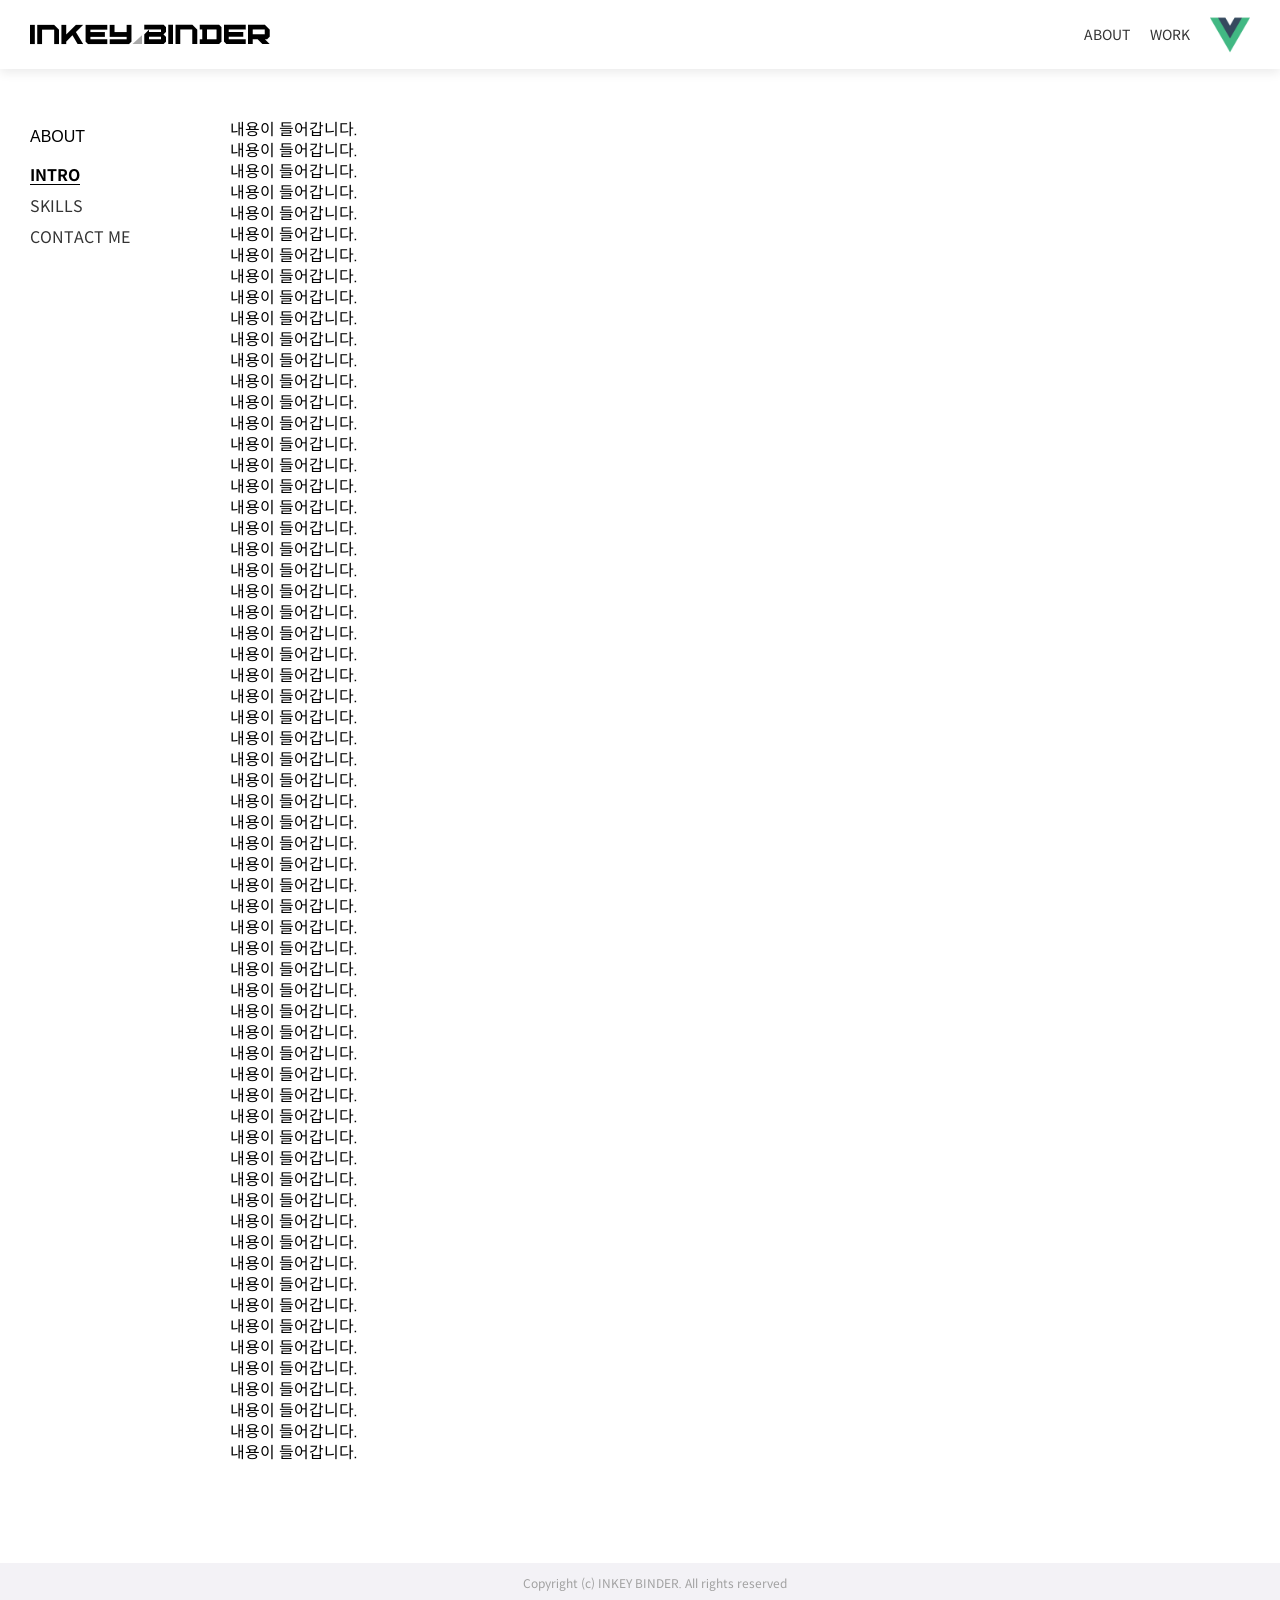
<file: template.html>
<!DOCTYPE html>
<html lang="en">
<head>
    <meta charset="UTF-8">
    <meta http-equiv="X-UA-Compatible" content="IE=edge">
    <meta name="viewport" content="width=device-width, initial-scale=1.0">
    <link href="./assets/css/style.css" rel="stylesheet">
    <title>INKEY BINDER</title>
</head>
<body>
    <div id="app" class="page-wrap">
        <header class="header-wrap">
            <div class="header-inner">
                <h1 class="toplogo"><a href="#" class="toplogo-link"><img src="./assets/images/toplogo2.png" alt="INKEY BINDER"></a></h1>
                <div class="header-main-cols">
                    <nav class="nav-wrap">
                        <ul class="nav-list">
                            <li><a href="#" class="nav-item">ABOUT</a></li>
                            <li><a href="#" class="nav-item">WORK</a></li>
                            <!-- <li><a href="#" class="nav-item">STUDY</a></li> -->
                        </ul>
                    </nav>
                    <div class="util-item-wrap">
                        <ul class="util-item-list">
                            <li><span class="util-item"><img src="./assets/images/vue_logo.png" alt="v"></span></li>
                        </ul>
                    </div>
                </div>
            </div>
        </header>
        <section class="middle-wrap">
            <div class="middle-templete">
                <div class="middle-left-cols">
                    <div class="middle-left-item">
                        <h2 class="middle-left-title">ABOUT</h2>
                        <ul class="middle-menu-list">
                            <li><a href="#" class="middle-menu active">INTRO</a></li>
                            <li><a href="#" class="middle-menu">SKILLS</a></li>
                            <li><a href="#" class="middle-menu">CONTACT ME</a></li>
                        </ul>
                    </div>
                </div>
                <div class="middle-right-cols">
                    <div class="middle-right-content">
                        내용이 들어갑니다.<br>
                        내용이 들어갑니다.<br>
                        내용이 들어갑니다.<br>
                        내용이 들어갑니다.<br>
                        내용이 들어갑니다.<br>
                        내용이 들어갑니다.<br>
                        내용이 들어갑니다.<br>
                        내용이 들어갑니다.<br>
                        내용이 들어갑니다.<br>
                        내용이 들어갑니다.<br>
                        내용이 들어갑니다.<br>
                        내용이 들어갑니다.<br>
                        내용이 들어갑니다.<br>
                        내용이 들어갑니다.<br>
                        내용이 들어갑니다.<br>
                        내용이 들어갑니다.<br>
                        내용이 들어갑니다.<br>
                        내용이 들어갑니다.<br>
                        내용이 들어갑니다.<br>
                        내용이 들어갑니다.<br>
                        내용이 들어갑니다.<br>
                        내용이 들어갑니다.<br>
                        내용이 들어갑니다.<br>
                        내용이 들어갑니다.<br>
                        내용이 들어갑니다.<br>
                        내용이 들어갑니다.<br>
                        내용이 들어갑니다.<br>
                        내용이 들어갑니다.<br>
                        내용이 들어갑니다.<br>
                        내용이 들어갑니다.<br>
                        내용이 들어갑니다.<br>
                        내용이 들어갑니다.<br>
                        내용이 들어갑니다.<br>
                        내용이 들어갑니다.<br>
                        내용이 들어갑니다.<br>
                        내용이 들어갑니다.<br>
                        내용이 들어갑니다.<br>
                        내용이 들어갑니다.<br>
                        내용이 들어갑니다.<br>
                        내용이 들어갑니다.<br>
                        내용이 들어갑니다.<br>
                        내용이 들어갑니다.<br>
                        내용이 들어갑니다.<br>
                        내용이 들어갑니다.<br>
                        내용이 들어갑니다.<br>
                        내용이 들어갑니다.<br>
                        내용이 들어갑니다.<br>
                        내용이 들어갑니다.<br>
                        내용이 들어갑니다.<br>
                        내용이 들어갑니다.<br>
                        내용이 들어갑니다.<br>
                        내용이 들어갑니다.<br>
                        내용이 들어갑니다.<br>
                        내용이 들어갑니다.<br>
                        내용이 들어갑니다.<br>
                        내용이 들어갑니다.<br>
                        내용이 들어갑니다.<br>
                        내용이 들어갑니다.<br>
                        내용이 들어갑니다.<br>
                        내용이 들어갑니다.<br>
                        내용이 들어갑니다.<br>
                        내용이 들어갑니다.<br>
                        내용이 들어갑니다.<br>
                        내용이 들어갑니다.
                    </div>
                </div>
            </div>
        </section>
        <footer class="footer-wrap">
            <div class="footer-inner">
                <p class="footer-copy">Copyright (c) INKEY BINDER. All rights reserved</p>
            </div>
        </footer>
    </div>
</body>
</html>
</file>
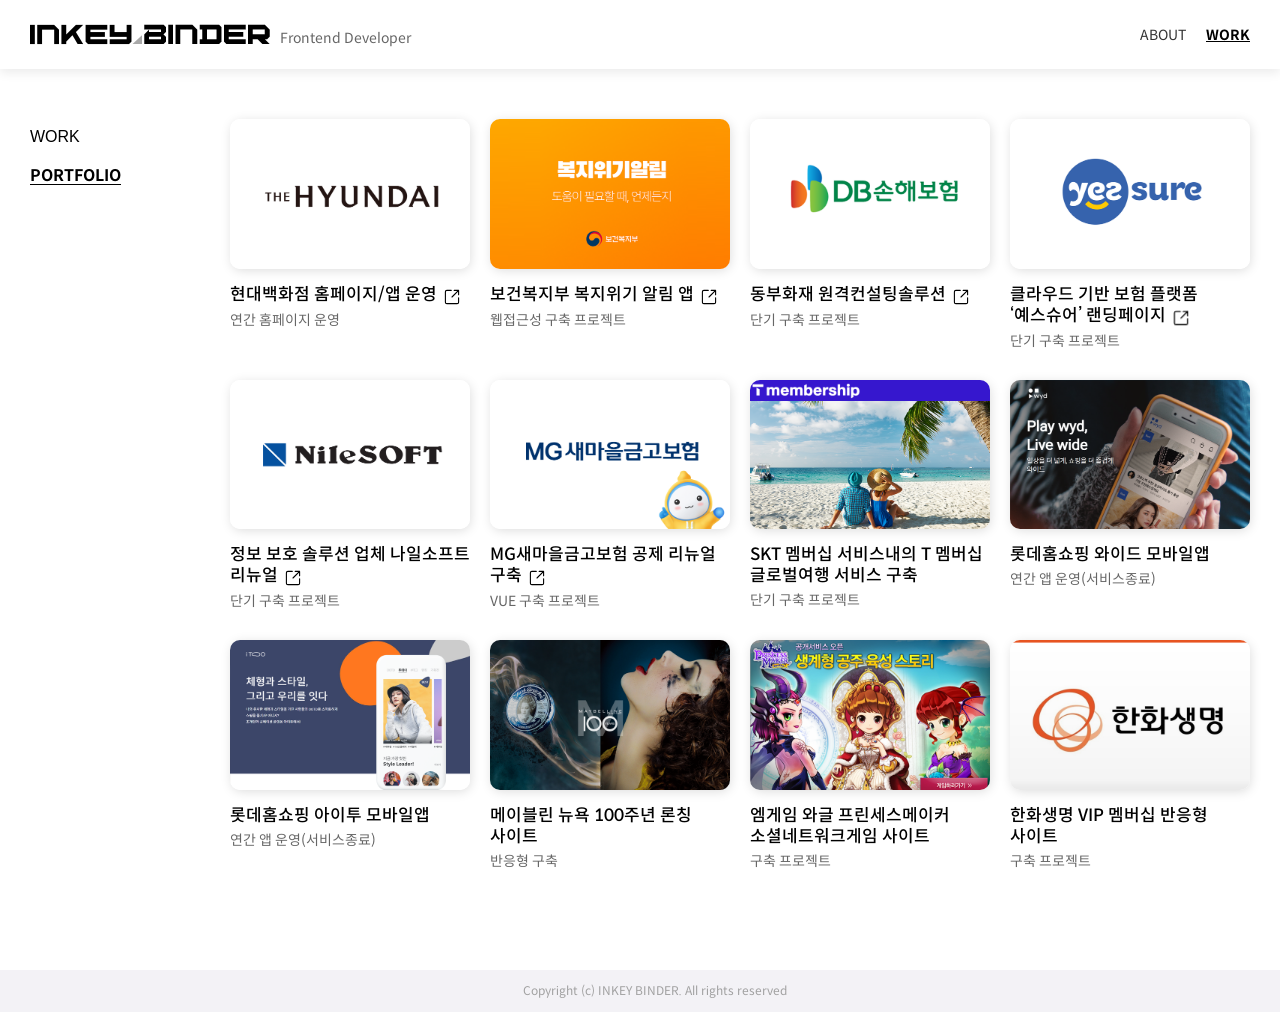
<file: work.html>
<!DOCTYPE html>
<html lang="en">
<head>
    <meta charset="UTF-8">
    <meta http-equiv="X-UA-Compatible" content="IE=edge">
    <meta name="viewport" content="width=1440" />
    <link href="./assets/css/style.css" rel="stylesheet">
    <script src="./assets/js/ui.js"></script>
    <title>INKEY BINDER</title>
</head>
<body>
    <div id="app" class="page-wrap">
        <header class="header-wrap">
            <div class="header-inner">
                <h1 class="toplogo"><a href="#" class="toplogo-link"><img src="./assets/images/toplogo2.png" alt="INKEY BINDER"><span class="toplogo-text">Frontend Developer</span></a></h1>
                <div class="header-main-cols">
                    <nav class="nav-wrap">
                        <ul class="nav-list">
                            <li><a href="index.html" class="nav-item">ABOUT</a></li>
                            <li><a href="work.html" class="nav-item active">WORK</a></li>
                            <!-- <li><a href="#" class="nav-item">STUDY</a></li> -->
                        </ul>
                    </nav>
                   <!--  <div class="util-item-wrap">
                        <ul class="util-item-list">
                            <li><span class="util-item"><img src="./assets/images/vue_logo.png" alt="v"></span></li>
                        </ul>
                    </div> -->
                </div>
            </div>
        </header>
        <section class="middle-wrap">
            <div class="middle-templete">
                <div class="middle-left-cols">
                    <div class="middle-left-item">
                        <h2 class="middle-left-title">WORK</h2>
                        <ul class="middle-menu-list">
                            <li><a href="#goItem01" class="middle-menu active">PORTFOLIO</a></li>
                            <!-- <li><a href="#goItem02" class="middle-menu">STUDY</a></li>
                            <li><a href="#goItem03" class="middle-menu"></a></li> -->
                        </ul>
                    </div>
                </div>
                <div class="middle-right-cols">
                    <div class="middle-right-content">
                        <div class="gallery-wrap">
                            <ul class="gallery-list" id="portfolio_list">
                               <!--  <li>
                                    <a href="#" class="gallery-item">
                                        <div class="gallery-thum-row"><img src="./assets/images/mb_ban.png" alt=""></div>
                                        <div class="gallery-spec-row">
                                            <div class="gallery-spec-main">국민연금 기금운영본부 프론트엔드 개발</div>
                                            <div class="gallery-spec-sub">2023.01.01 ~ 2024.01.01</div>
                                        </div>
                                    </a>
                                </li>
                                <li>
                                    <a href="#" class="gallery-item">
                                        <div class="gallery-thum-row"><img src="./assets/images/may_ban.png" alt=""></div>
                                        <div class="gallery-spec-row">
                                            <div class="gallery-spec-main">국민연금 기금운영본부 프론트엔드 개발</div>
                                            <div class="gallery-spec-sub">2023.01.01 ~ 2024.01.01</div>
                                        </div>
                                    </a>
                                </li>
                                <li>
                                    <a href="#" class="gallery-item">
                                        <div class="gallery-thum-row"><img src="./assets/images/nps_ban.png" alt=""></div>
                                        <div class="gallery-spec-row">
                                            <div class="gallery-spec-main">국민연금 기금운영본부 프론트엔드 개발</div>
                                            <div class="gallery-spec-sub">2023.01.01 ~ 2024.01.01</div>
                                        </div>
                                    </a>
                                </li>
                                <li>
                                    <a href="#" class="gallery-item">
                                        <div class="gallery-thum-row"><img src="./assets/images/hanhwa.jpg" alt=""></div>
                                        <div class="gallery-spec-row">
                                            <div class="gallery-spec-main">국민연금 기금운영본부 프론트엔드 개발</div>
                                            <div class="gallery-spec-sub">2023.01.01 ~ 2024.01.01</div>
                                        </div>
                                    </a>
                                </li>
                                <li>
                                    <a href="#" class="gallery-item">
                                        <div class="gallery-thum-row"><img src="./assets/images/hd_ban.png" alt=""></div>
                                        <div class="gallery-spec-row">
                                            <div class="gallery-spec-main">국민연금 기금운영본부 프론트엔드 개발</div>
                                            <div class="gallery-spec-sub">2023.01.01 ~ 2024.01.01</div>
                                        </div>
                                    </a>
                                </li>
                                <li>
                                    <a href="#" class="gallery-item">
                                        <div class="gallery-thum-row"><img src="./assets/images/kt_ban.png" alt=""></div>
                                        <div class="gallery-spec-row">
                                            <div class="gallery-spec-main">국민연금 기금운영본부 프론트엔드 개발</div>
                                            <div class="gallery-spec-sub">2023.01.01 ~ 2024.01.01</div>
                                        </div>
                                    </a>
                                </li>
                                <li>
                                    <a href="#" class="gallery-item">
                                        <div class="gallery-thum-row"><img src="./assets/images/orion_ban.png" alt=""></div>
                                        <div class="gallery-spec-row">
                                            <div class="gallery-spec-main">국민연금 기금운영본부 프론트엔드 개발</div>
                                            <div class="gallery-spec-sub">2023.01.01 ~ 2024.01.01</div>
                                        </div>
                                    </a>
                                </li>
                                <li>
                                    <a href="#" class="gallery-item">
                                        <div class="gallery-thum-row"><img src="./assets/images/skc_ban.png" alt=""></div>
                                        <div class="gallery-spec-row">
                                            <div class="gallery-spec-main">국민연금 기금운영본부 프론트엔드 개발</div>
                                            <div class="gallery-spec-sub">2023.01.01 ~ 2024.01.01</div>
                                        </div>
                                    </a>
                                </li>
                                <li>
                                    <a href="#" class="gallery-item">
                                        <div class="gallery-thum-row"><img src="./assets/images/nps_ban.png" alt=""></div>
                                        <div class="gallery-spec-row">
                                            <div class="gallery-spec-main">국민연금 기금운영본부 프론트엔드 개발</div>
                                            <div class="gallery-spec-sub">2023.01.01 ~ 2024.01.01</div>
                                        </div>
                                    </a>
                                </li>
                                <li>
                                    <a href="#" class="gallery-item">
                                        <div class="gallery-thum-row"><img src="./assets/images/ss_ban.png" alt=""></div>
                                        <div class="gallery-spec-row">
                                            <div class="gallery-spec-main">국민연금 기금운영본부 프론트엔드 개발</div>
                                            <div class="gallery-spec-sub">2023.01.01 ~ 2024.01.01</div>
                                        </div>
                                    </a>
                                </li> -->
                            </ul>
                        </div>
                    </div>
                </div>
            </div>
        </section>
        <footer class="footer-wrap">
            <div class="footer-inner">
                <p class="footer-copy">Copyright (c) INKEY BINDER. All rights reserved</p>
            </div>
        </footer>

        <!-- popup -->
		<div class="popup_wrap" id="viewPopup">
			<div class="bg_dim"></div>
			<div class="popup_item">
				<div class="popup_contents_row">
					<div class="popup_contents_inner">
						<div class="img_award_view_wrap" id="img_view_wrap">
							<!-- <img src="./images/img_awards_item.jpg" alt=""> -->
                            내용이 들어갑니다.
						</div>
					</div>
				</div>
				<!-- <div class="popup_btn_row">
                    <a href="#" class="btn_box close_trigger"><span class="btn_box_text">저장</span></a>
                </div> -->
				<a href="javascript:;" class="btn_popup_close pos2"><span class="hdtext">팝업 닫기</span></a>
			</div>
		</div>
		<!-- // popup -->

        <script>
            document.addEventListener("DOMContentLoaded", function() {


                // 인스턴스 선언
				let viewPopup = new DesignPopup({
					selector: "#viewPopup",
					beforeCallback() {

					},
					callback() {

					},
					closeCallback() {}
				});
                
                // JSON 파일 가져오기
                fetch("data.json").then(result => result.json())
                .then(resultFilter => {
                    let portfolio_list = document.querySelector("#portfolio_list");
                    let gallery_item = null;
                    let innerHTML = "";
                    resultFilter.forEach((data)=>{
                        innerHTML += `
                            <li>
                                <div class="gallery-item">
                                    <a href="#" class="gallery-thum-row" data-view ="${data.detailHTML}"><img src="${data.image}" alt=""></a>
                                    <div class="gallery-spec-row">
                                        <div class="gallery-spec-main-wrap">
                                            <div class="gallery-spec-main">${data.specMain}</div>
                                            <a href="${data.specLink}" target="_blank" title="새창열림" class="gallery-spec-link"><img src="./assets/images/open-new-window.svg" alt=""></a>
                                        </div>
                                        <div class="gallery-spec-sub-wrap">
                                            <div class="gallery-spec-sub">${data.specSub}</div>
                                        </div>
                                    </div>
                                </div>
                            </li>
                        `
                    });
                    portfolio_list.innerHTML = innerHTML;
                    
                    gallery_item = document.querySelectorAll(".gallery-item");

                    gallery_item.forEach((dom)=>{
                        let thisDom = dom;
                        let thisThumDom = thisDom.querySelector(".gallery-thum-row");
                        let thisLinkDom = thisDom.querySelector(".gallery-spec-link");
                        
                        if(thisLinkDom.getAttribute("href") === "#"){
                            thisLinkDom.style.display = "none";
                        }
                        
                        thisThumDom.addEventListener("click",(e)=>{
                            e.preventDefault();
                            let img_view_wrap = document.querySelector("#img_view_wrap");
                            let viewData = e.currentTarget.dataset.view;
                            if(viewData === ""){return;}
                            img_view_wrap.innerHTML = '';
                            img_view_wrap.innerHTML = e.currentTarget.dataset.view;
                            viewPopup.popupShow(); // show
                        });
                    });
                })
                .catch(error => {
                    console.log('Error', error);
                });
            });
        </script>
    </div>
</body>
</html>
</file>
<file: assets/css/style.css>
@charset "UTF-8";
/* default */
@import url("https://fonts.cdnfonts.com/css/digital-desolation");
* {
  margin: 0;
  padding: 0;
  outline: 0;
  word-break: break-all;
  -webkit-text-size-adjust: none;
  -moz-text-size-adjust: none;
  -o-text-size-adjust: none;
  text-size-adjust: none;
  -webkit-tap-highlight-color: rgba(255, 255, 255, 0);
}

body {
  font-family: "Spoqa", Dotum, verdana, sans-serif;
  font-size: 16px;
  font-weight: 400;
}

html, body, div, span, object, iframe, h1, h2, h3, h4, h5, h6, p, a, address, img, dl, dt, dd, ol, ul, li, fieldset, form, label, legend, input, textarea, table, caption, tbody, tfoot, thead, tr, th, td, header, footer, nav, menu, section, article, aside, main, video {
  margin: 0;
  padding: 0;
  border: 0;
  vertical-align: baseline;
}

header, footer, section, article, aside, nav, main, details, menu, figure, figcaption, video {
  display: block;
}

table {
  border-collapse: collapse;
  border-spacing: 0;
  word-wrap: break-word;
  word-break: break-all;
}

table th, table td {
  text-align: center;
  vertical-align: middle;
  font-weight: normal;
  font-family: "Spoqa";
}

ol, ul, li {
  list-style: none outside none;
}

a {
  text-decoration: none;
  color: #333;
}

a:hover, a:visited {
  text-decoration: none;
}

button {
  border: 0;
  background: none;
  cursor: pointer;
  padding: 0;
  font-family: "Spoqa";
}

button span {
  position: relative;
  font-family: "Spoqa";
}

select {
  font-family: "Spoqa";
}

strong {
  font-weight: normal;
  font-weight: 500;
}

img {
  border: 0 none;
  max-width: 100%;
}

form input, form select, form label, form img {
  vertical-align: middle;
}

fieldset {
  border: 0 none;
}

address {
  font-style: normal;
}

h1, h2, h3, h4, h5, h6 {
  font-weight: normal;
}

iframe {
  margin: 0;
  padding: 0;
}

audio, canvas, progress, video {
  display: inline-block;
  vertical-align: baseline;
}

input[type=text], input[type=password] {
  font-family: "Spoqa";
  color: #000;
  border: 1px solid #c8c8c8;
  -webkit-appearance: none;
  -moz-appearance: none;
  appearance: none;
  border-radius: 0;
}

input[type=search],
input[type=tel],
input[type=number],
input[type=password] {
  border-radius: 0;
  font-family: "Spoqa";
  color: #5d5d5d;
  -webkit-appearance: none;
  -moz-appearance: none;
  appearance: none;
  border-radius: 0;
}

fieldset legend,
table caption {
  display: inline-block;
  width: 0;
  height: 0;
  overflow: hidden;
  line-height: 0;
  color: transparent;
  position: absolute;
  top: 0;
  left: -99999px;
}

textarea {
  font-family: "Spoqa";
  color: #000;
  border: 1px solid #c8c8c8;
  -webkit-appearance: none;
  -moz-appearance: none;
  -webkit-border-radius: 0;
}

.hdtext {
  overflow: hidden;
  display: inline-block;
  position: absolute;
  z-index: -1;
  width: 1px;
  height: 1px;
  margin: 0;
  border: 0;
  font-size: 1px;
  line-height: 1px;
  clip: rect(1px, 1px, 1px, 1px);
  -webkit-clip-path: inset(50%);
          clip-path: inset(50%);
}

@font-face {
  font-family: "Spoqa";
  src: url("./webfont/SpoqaHanSansNeo-Bold.eot");
  src: url("./webfont/SpoqaHanSansNeo-Bold.eot?#iefix") format("embedded-opentype"), url("./webfont/SpoqaHanSansNeo-Bold.woff2") format("woff2"), url("./webfont/SpoqaHanSansNeo-Bold.woff") format("woff"), url("./webfont/SpoqaHanSansNeo-Bold.ttf") format("truetype");
  font-weight: 700;
  font-style: normal;
}
@font-face {
  font-family: "Spoqa";
  src: url("./webfont/SpoqaHanSansNeo-Regular.eot");
  src: url("./webfont/SpoqaHanSansNeo-Regular.eot?#iefix") format("embedded-opentype"), url("./webfont/SpoqaHanSansNeo-Regular.woff2") format("woff2"), url("./webfont/SpoqaHanSansNeo-Regular.woff") format("woff"), url("./webfont/SpoqaHanSansNeo-Regular.ttf") format("truetype");
  font-weight: 400;
  font-style: normal;
}
@font-face {
  font-family: "Spoqa";
  src: url("./webfont/SpoqaHanSansNeo-Thin.eot");
  src: url("./webfont/SpoqaHanSansNeo-Thin.eot?#iefix") format("embedded-opentype"), url("./webfont/SpoqaHanSansNeo-Thin.woff2") format("woff2"), url("./webfont/SpoqaHanSansNeo-Thin.woff") format("woff"), url("./webfont/SpoqaHanSansNeo-Thin.ttf") format("truetype");
  font-weight: 200;
  font-style: normal;
}
@font-face {
  font-family: "Spoqa";
  src: url("./webfont/SpoqaHanSansNeo-Black.eot");
  src: url("./webfont/SpoqaHanSansNeo-Black.eot?#iefix") format("embedded-opentype"), url("./webfont/SpoqaHanSansNeo-Black.woff2") format("woff2"), url("./webfont/SpoqaHanSansNeo-Black.woff") format("woff"), url("./webfont/SpoqaHanSansNeo-Black.ttf") format("truetype");
  font-weight: 900;
  font-style: normal;
}
@font-face {
  font-family: "Spoqa";
  src: url("./webfont/SpoqaHanSansNeo-Light.eot");
  src: url("./webfont/SpoqaHanSansNeo-Light.eot?#iefix") format("embedded-opentype"), url("./webfont/SpoqaHanSansNeo-Light.woff2") format("woff2"), url("./webfont/SpoqaHanSansNeo-Light.woff") format("woff"), url("./webfont/SpoqaHanSansNeo-Light.ttf") format("truetype");
  font-weight: 300;
  font-style: normal;
}
@font-face {
  font-family: "Spoqa";
  src: url("./webfont/SpoqaHanSansNeo-DemiLight.eot");
  src: url("./webfont/SpoqaHanSansNeo-DemiLight.eot?#iefix") format("embedded-opentype"), url("./webfont/SpoqaHanSansNeo-DemiLight.woff2") format("woff2"), url("./webfont/SpoqaHanSansNeo-DemiLight.woff") format("woff"), url("./webfont/SpoqaHanSansNeo-DemiLight.ttf") format("truetype");
  font-weight: 350;
  font-style: normal;
}
@font-face {
  font-family: "Spoqa";
  src: url("./webfont/SpoqaHanSansNeo-Medium.eot");
  src: url("./webfont/SpoqaHanSansNeo-Medium.eot?#iefix") format("embedded-opentype"), url("./webfont/SpoqaHanSansNeo-Medium.woff2") format("woff2"), url("./webfont/SpoqaHanSansNeo-Medium.woff") format("woff"), url("./webfont/SpoqaHanSansNeo-Medium.ttf") format("truetype");
  font-weight: 500;
  font-style: normal;
}
/* popup */
.btn_guide_box {
  border: 1px solid #ddd;
  padding: 20px;
  color: #000;
  display: inline-block;
}

/* 공통 popup */
.popup_wrap {
  position: fixed;
  top: 0;
  left: 0;
  width: 100%;
  height: 100%;
  z-index: 100000;
  display: none;
  align-items: center;
  justify-content: center;
  min-width: 280px;
  overflow: hidden;
  flex-wrap: wrap;
}
.popup_wrap.active {
  display: flex;
}
.popup_wrap.active.motion_end .popup_item {
  opacity: 1;
  transform: translateY(0);
}
.popup_wrap.active.motion_end .bg_dim {
  opacity: 0.6;
}

.popup_item {
  box-sizing: border-box;
  z-index: 20;
  max-width: 1280px;
  margin: 30px auto;
  max-height: calc(100% - 60px);
  background: #fff;
  border-radius: 8px;
  border: 1px solid #BBBBBB;
  position: relative;
  display: flex;
  flex-direction: column;
  overflow: hidden;
  box-shadow: 2px 2px 14px 2px rgba(64, 64, 64, 0.3);
  width: 100%;
  opacity: 0;
  transition: 0.4s;
  transform: translateY(-20%);
}
.popup_item.no_transition {
  transition: 0s;
  opacity: 1;
  transform: none;
}
.popup_item.size2 {
  max-width: 636px;
}
.popup_item.modal_type {
  max-width: 428px;
  border-radius: 8px;
}
.popup_item ::-webkit-scrollbar {
  width: 0;
}

.bg_dim {
  display: block;
  width: 100%;
  height: 100%;
  position: fixed;
  top: 0;
  left: 0;
  z-index: 0;
  background: #000;
  opacity: 0;
  transition: 0.5s;
}
.bg_dim.no_transition {
  transition: 0s;
  opacity: 0.6;
  transform: none;
}

.popup_title_row {
  flex: 0;
  padding: 50px 120px 30px 70px;
  word-break: keep-all;
}
.popup_title_row + .popup_contents_row {
  padding-top: 0;
}

.popup_title {
  font-size: 32px;
  color: #333333;
  font-weight: 700;
  letter-spacing: -0.05em;
  line-height: 1.3;
  font-weight: 600;
}

.popup_contents_row {
  position: relative;
  overflow: hidden;
  overflow-y: auto;
  flex: 1;
  font-size: 16px;
  color: #333333;
  padding: 0 0 0;
  /* &.scroll_mode{padding-right:60px;} */
}
.popup_contents_row + .popup_btn_row {
  padding-top: 0;
}
.popup_contents_row::-webkit-scrollbar {
  width: 0 !important;
}
.popup_contents_row img {
  vertical-align: top;
}

.modal_container_wrap {
  position: relative;
  overflow: hidden;
  overflow-y: auto;
  flex: 1;
  padding: 25px;
}

.modal_title {
  font-size: 24px;
  color: #333333;
  font-weight: 700;
}

.modal_contents_row {
  margin-top: 10px;
}

.modal_contents_copy {
  font-size: 16px;
  color: #333333;
}

.modal_btn_row {
  display: flex;
  flex-wrap: wrap;
  justify-content: center;
  align-items: center;
  gap: 8px;
  margin-top: 75px;
}
.touchmode .popup_contents_row.scroll_mode {
  padding-right: 70px;
}

.popup_btn_row {
  flex: 0;
  padding: 0 30px 30px;
  display: flex;
  justify-content: center;
  position: relative;
  box-sizing: border-box;
}
.popup_btn_row:after {
  display: block;
  content: "";
  width: calc(100% - 10px);
  height: 30px;
  position: absolute;
  top: -30px;
  left: 0;
  background: rgb(255, 255, 255);
  background: linear-gradient(0deg, rgb(255, 255, 255) 0%, rgb(255, 255, 255) 46%, rgba(255, 255, 255, 0) 100%);
}
.popup_btn_row.type2 {
  flex-direction: column;
  gap: 16px;
}

.touchmode .popup_btn_row:after {
  width: 100%;
}

.btn_submitbox_w {
  display: flex;
  margin: 0;
  padding: 25px;
  justify-content: center;
}
.btn_submitbox_w .btn_submitbox {
  margin: 0 2.5px;
}

.btn_submitbox {
  display: inline-block;
  word-break: keep-all;
  vertical-align: middle;
  box-sizing: border-box;
  border: 0;
  font-size: 17px;
  font-weight: 500;
  text-align: center;
  min-width: 400px;
  color: #fff;
  background: #3f4858;
  border-radius: 100px;
  padding: 15px 20px;
}
.btn_submitbox.inline_type {
  flex: 0;
  min-width: inherit;
  white-space: nowrap;
  border-radius: 4px;
}
.btn_submitbox.small {
  font-size: 14px;
  line-height: 1;
  padding: 12px;
}

.btn_popup_close {
  display: inline-block;
  width: 30px;
  height: 30px;
  position: absolute;
  top: 55px;
  right: 70px;
}
.btn_popup_close:before, .btn_popup_close:after {
  width: 42px;
  height: 2px;
  display: block;
  content: "";
  position: absolute;
  top: 50%;
  left: 50%;
  background: #221E1F;
  margin: -1px 0 0 -21px;
  transform: translateZ(0);
  -webkit-transform: translateZ(0);
  -ms-transform: translateZ(0);
  -moz-transform: translateZ(0);
}
.btn_popup_close:before {
  transform: rotate(45deg);
  -ms-transform: rotate(45deg);
  -webkit-transform: rotate(45deg);
}
.btn_popup_close:after {
  transform: rotate(-45deg);
  -ms-transform: rotate(-45deg);
  -webkit-transform: rotate(-45deg);
}
.btn_popup_close.pos2 {
  top: 30px;
  right: 30px;
}

.popup_confirm_copy_wrap {
  text-align: center;
  padding: 50px 30px;
}

.popup_confirm_copy {
  font-size: 17px;
  color: #333333;
  word-break: keep-all;
}

@media (max-width: 1279px) {
  .popup_item {
    margin: 0 20px;
  }
  .popup_title_row {
    padding: 20px 50px 20px 20px;
  }
  .popup_title {
    font-size: 20px;
  }
  .btn_popup_close {
    width: 22px;
    height: 22px;
    top: 20px;
    right: 20px;
  }
  .btn_popup_close:before, .btn_popup_close:after {
    width: 24px;
    margin: -1px 0 0 -12px;
  }
  .btn_popup_close.pos2 {
    top: 20px;
    right: 20px;
  }
  .popup_contents_row {
    font-size: 14px;
    padding: 0;
  }
  .popup_contents_row.scroll_mode {
    padding-right: 10px;
  }
  .touchmode .popup_contents_row.scroll_mode {
    padding-right: 20px;
  }
  .popup_btn_row {
    padding: 20px;
  }
  .popup_btn_row:after {
    height: 20px;
    top: -20px;
  }
  .popup_btn_row.type2 {
    gap: 10px;
  }
  .modal_title {
    font-size: 20px;
  }
  .modal_btn_row {
    margin-top: 35px;
  }
}
/* // 공통 popup */
html:not(.touchmode) ::-webkit-scrollbar {
  width: 10px;
}
html:not(.touchmode) ::-webkit-scrollbar-thumb {
  background-color: #ccc;
  border-radius: 10px;
  background-clip: padding-box;
  border: 2px solid transparent;
}
html:not(.touchmode) ::-webkit-scrollbar-track {
  background-color: transparent;
  border-radius: 10px;
  box-shadow: inset 0px 0px 5px transparent;
}

.header-wrap {
  position: -webkit-sticky;
  position: sticky;
  top: 0;
  left: 0;
  width: 100%;
  background: #fff;
  z-index: 50;
  box-shadow: 0 0.25rem 0.625rem rgba(0, 0, 0, 0.08);
}

.header-inner {
  max-width: 80rem;
  margin: 0 auto;
  display: flex;
  font-size: 0;
  line-height: 0;
  height: 4.3125rem;
  box-sizing: border-box;
  padding: 0 1.875rem;
}

.toplogo {
  display: flex;
  flex-direction: column;
  justify-content: center;
}

.toplogo-link {
  display: inline-flex;
  align-items: flex-end;
}
.toplogo-link img {
  vertical-align: top;
}

.toplogo-text {
  font-size: 0.875rem;
  color: #000;
  opacity: 0.6;
  line-height: 1;
  margin-left: 0.625rem;
}

.header-main-cols {
  flex: 1;
  display: flex;
  justify-content: flex-end;
  align-items: center;
}

.util-item img {
  width: 2.5rem;
  vertical-align: top;
}

.nav-list {
  display: flex;
  gap: 1.25rem;
}
.nav-item {
  display: inline-block;
  font-size: 0.875rem;
  line-height: 1;
}
.nav-item.active {
  color: #000;
  font-weight: 700;
  text-decoration: underline;
}

.util-item-wrap {
  margin-left: 1.25rem;
}

.util-item-list {
  display: flex;
  gap: 1.25rem;
}
.middle-wrap {
  min-height: calc(100vh - 7rem);
}

.middle-templete {
  max-width: 80rem;
  margin: 0 auto;
  box-sizing: border-box;
  padding: 0 1.875rem;
  display: flex;
}

.middle-left-cols {
  flex: 0 0 12.5rem;
}

.middle-left-title {
  font-weight: 400;
  font-size: 1rem;
  margin-bottom: 1.25rem;
  line-height: 1;
  font-family: "Digital Desolation", sans-serif;
}

.middle-left-item {
  position: -webkit-sticky;
  position: sticky;
  top: 3.75rem;
  left: 0;
  width: 100%;
  padding: 3.75rem 0;
}

.middle-menu-list > li {
  margin-bottom: 0.625rem;
}
.middle-menu-list > li:last-of-type {
  margin-bottom: 0;
}

.middle-menu.active {
  font-weight: 700;
  color: #000;
  display: inline-block;
  line-height: 1;
  border-bottom: 1px solid #000;
}

.middle-right-cols {
  flex: 1;
  min-width: 0;
  padding: 3.125rem 0 6.25rem;
}

.footer-wrap {
  background: #f3f2f6;
}

.footer-inner {
  max-width: 80rem;
  margin: 0 auto;
  text-align: center;
  font-size: 0;
  line-height: 0;
  box-sizing: border-box;
  padding: 0.9375rem 1.875rem;
}

.footer-logo {
  opacity: 0.5;
}
.footer-logo img {
  vertical-align: top;
}

.footer-copy {
  font-size: 0.75rem;
  line-height: 1;
  color: #a1a1a1;
  margin-left: 1.875rem;
}

/* content */
.profile-item {
  display: flex;
  align-items: center;
}

.profile-thum-cols {
  flex: 0 0 12.5rem;
  height: 12.5rem;
  position: relative;
  overflow: hidden;
  border-radius: 100%;
}
.profile-thum-cols img {
  -o-object-fit: cover;
     object-fit: cover;
  -o-object-position: 100% 100%;
     object-position: 100% 100%;
  position: relative;
  width: 100%;
  height: 100%;
}

.profile-spec-cols {
  flex: 1;
  min-width: 0;
  margin-left: 1.25rem;
}

.profile-main-name {
  font-weight: 700;
  font-size: 1.625rem;
}

.profile-main-unit {
  opacity: 0.5;
  margin-top: 0.3125rem;
}

.profile-detail-row {
  margin-top: 3.125rem;
  font-size: 1rem;
  word-break: keep-all;
  line-height: 1.5;
}

.design-obj-wrap {
  display: flex;
  justify-content: flex-end;
}

.design-obj {
  font-weight: 700;
  font-size: 18.75rem;
  opacity: 0.05;
  line-height: 1;
}

.profile-else-list {
  display: flex;
  flex-wrap: wrap;
  gap: 0.625rem;
  margin-top: 1.25rem;
}
.profile-icon {
  display: inline-block;
  background-repeat: no-repeat;
  background-size: 100% auto;
  background-position: 100% auto;
  width: 1.25rem;
  height: 1.25rem;
}
.profile-icon.icon-notion {
  background-image: url("../images/icon_notion.jpg");
}
.profile-icon.icon-insta {
  background-image: url("../images/icon_insta.png");
}

.middle-item.skills-wrap {
  margin-top: 7.5rem;
}
.middle-item.career-wrap {
  margin-top: 7.5rem;
}

.skill-data-table {
  display: table;
  width: 100%;
}

.skill-data-tr {
  display: table-row;
}
.skill-data-tr:last-of-type .skill-data-th,
.skill-data-tr:last-of-type .skill-data-td {
  padding-bottom: 0;
}

.skill-data-th,
.skill-data-td {
  padding-bottom: 0.9375rem;
}

.skill-data-th {
  display: table-cell;
  width: 1px;
  padding-right: 1.875rem;
  vertical-align: middle;
}

.skill-data-label {
  display: inline-block;
  white-space: nowrap;
  margin-left: 1.25rem;
}

.skill-data-td {
  display: table-cell;
  vertical-align: middle;
}

.data-chart-item {
  position: relative;
  height: 3.125rem;
  background: rgba(0, 0, 0, 0.1);
  border-radius: 0.625rem;
  overflow: hidden;
}
.data-chart-item.html-item .data-chart-current {
  background-color: #f2672e;
}
.data-chart-item.js-item .data-chart-current {
  background-color: #f2bf26;
}
.data-chart-item.css-item .data-chart-current {
  background-color: #30aadd;
}
.data-chart-item.scss-item .data-chart-current {
  background-color: #c95c95;
}
.data-chart-item.jquery-item .data-chart-current {
  background-color: #2f67aa;
}
.data-chart-item.vue-item .data-chart-current {
  background-color: #42b883;
}
.data-chart-item.react-item .data-chart-current {
  background-color: #02cafd;
}

.skill-label-group {
  display: flex;
  align-items: center;
}

.skill-ico {
  display: block;
  width: 50px;
  height: 50px;
  background: url("../images/icon_skills.png") no-repeat 0 0/100% auto;
}
.skill-ico.html-ico {
  background-position: 0 0;
}
.skill-ico.css-ico {
  background-position: 0 16.6666666667%;
}
.skill-ico.scss-ico {
  background-position: 0 33.3333333333%;
}
.skill-ico.jquery-ico {
  background-position: 0 50%;
}
.skill-ico.bs-ico {
  background-position: 0 66.6666666667%;
}
.skill-ico.vue-ico {
  background-position: 0 83.3333333333%;
}
.skill-ico.react-ico {
  background-position: 0 100%;
}

.data-chart-current {
  position: absolute;
  top: 0;
  left: 0;
  height: 100%;
  border-radius: 0.625rem;
  display: flex;
  align-items: center;
  justify-content: flex-end;
  box-sizing: border-box;
  padding: 0 0.9375rem;
}

.data-chart-current-text {
  color: #fff;
}

.timeline-list {
  position: relative;
}
.timeline-list > li {
  position: relative;
  padding-left: 2.5rem;
  margin-bottom: 3.125rem;
}
.timeline-list > li:last-of-type {
  margin-bottom: 0;
}
.timeline-list > li:last-of-type:before {
  display: block;
  content: "";
  width: 1.875rem;
  height: calc(100% - 2.8125rem);
  background: #fff;
  position: absolute;
  top: 2.8125rem;
  left: 0;
}
.timeline-list > li:after {
  display: block;
  content: "";
  width: 0.625rem;
  height: 0.625rem;
  border-radius: 100%;
  position: absolute;
  top: 2.6875rem;
  left: 0;
  border: 0.125rem solid #fff;
  outline: 0.125rem solid #ccc;
  background: #ccc;
}
.timeline-list:before {
  display: block;
  content: "";
  background: #ccc;
  width: 1px;
  height: calc(100% - 2.875rem);
  position: absolute;
  top: 2.875rem;
  left: 0.375rem;
  opacity: 0.5;
}

.timeline-item {
  display: flex;
}

.timeline-thum-row {
  box-sizing: border-box;
  width: 12.5rem;
  height: 6.25rem;
  border-radius: 0.9375rem;
  position: relative;
  overflow: hidden;
  border: 0.0625rem solid #ccc;
}
.timeline-thum-row.type2 {
  border-color: #000;
}
.timeline-spec-row {
  flex: 1;
  min-width: 0;
  margin-left: 1.875rem;
}

.timeline-spec-title-group {
  display: flex;
  align-items: flex-end;
}

.timeline-spec-title {
  font-weight: 700;
  font-size: 1.125rem;
}

.timeline-tail-group {
  margin-top: 0.3125rem;
}

.timeline-spec-while {
  font-size: 0.875rem;
  color: #000;
  opacity: 0.5;
  margin-left: 0.625rem;
}

.timeline-spec-level {
  font-weight: 500;
  font-size: 0.875rem;
  margin-left: 0.9375rem;
  opacity: 0.5;
}

.timeline-spec-tail {
  margin-top: 0.3125rem;
  opacity: 0.8;
  color: #000;
  font-size: 0.9375rem;
}

.timeline-project-list {
  margin-top: 0.625rem;
  font-size: 0.875rem;
  opacity: 0.5;
  color: #000;
}
.timeline-project-list > li {
  margin-bottom: 0.3125rem;
  display: flex;
}
.timeline-project-list > li:before {
  display: block;
  content: "-";
  white-space: nowrap;
  flex: 0;
  margin-right: 0.3125rem;
}
.timeline-project-list > li:last-of-type {
  margin-bottom: 0;
}

.timeline-project-item-group {
  margin-top: 0.625rem;
}

.timeline-project-item {
  margin-bottom: 0.9375rem;
}

.timeline-project-item:last-of-type {
  margin-bottom: 0;
}

.timeline-project-title {
  font-size: 0.9375rem;
  font-weight: 500;
}

.gallery-list {
  display: flex;
  flex-wrap: wrap;
  gap: 1.875rem 1.25rem;
  margin-right: -20px;
}
.gallery-list > li {
  flex: 0 0 calc(25% - 20px);
}
.gallery-item {
  display: block;
}

.gallery-thum-row {
  display: block;
  box-shadow: 1px 2px 12px -1px rgba(0, 0, 0, 0.15);
  -webkit-box-shadow: 1px 2px 12px -1px rgba(0, 0, 0, 0.15);
  -moz-box-shadow: 1px 2px 12px -1px rgba(0, 0, 0, 0.15);
  border-radius: 0.625rem;
  position: relative;
  overflow: hidden;
}
.gallery-thum-row > img {
  width: 100%;
  vertical-align: top;
}

.gallery-spec-row {
  margin-top: 0.9375rem;
}

.gallery-spec-main {
  font-size: 1.0625rem;
  color: #000;
  font-weight: 500;
  display: inline;
  word-break: keep-all;
}

.gallery-spec-sub {
  font-size: 0.875rem;
  color: #666;
}

.gallery-spec-link {
  display: inline-block;
  vertical-align: top;
  max-width: 22px;
  line-height: 0;
  position: relative;
  top: 0.125rem;
  transform: scale(0.8);
}
.gallery-spec-link img {
  vertical-align: top;
  max-width: 100%;
}

.gallery-spec-sub-wrap {
  margin-top: 0.3125rem;
}/*# sourceMappingURL=style.css.map */
</file>
